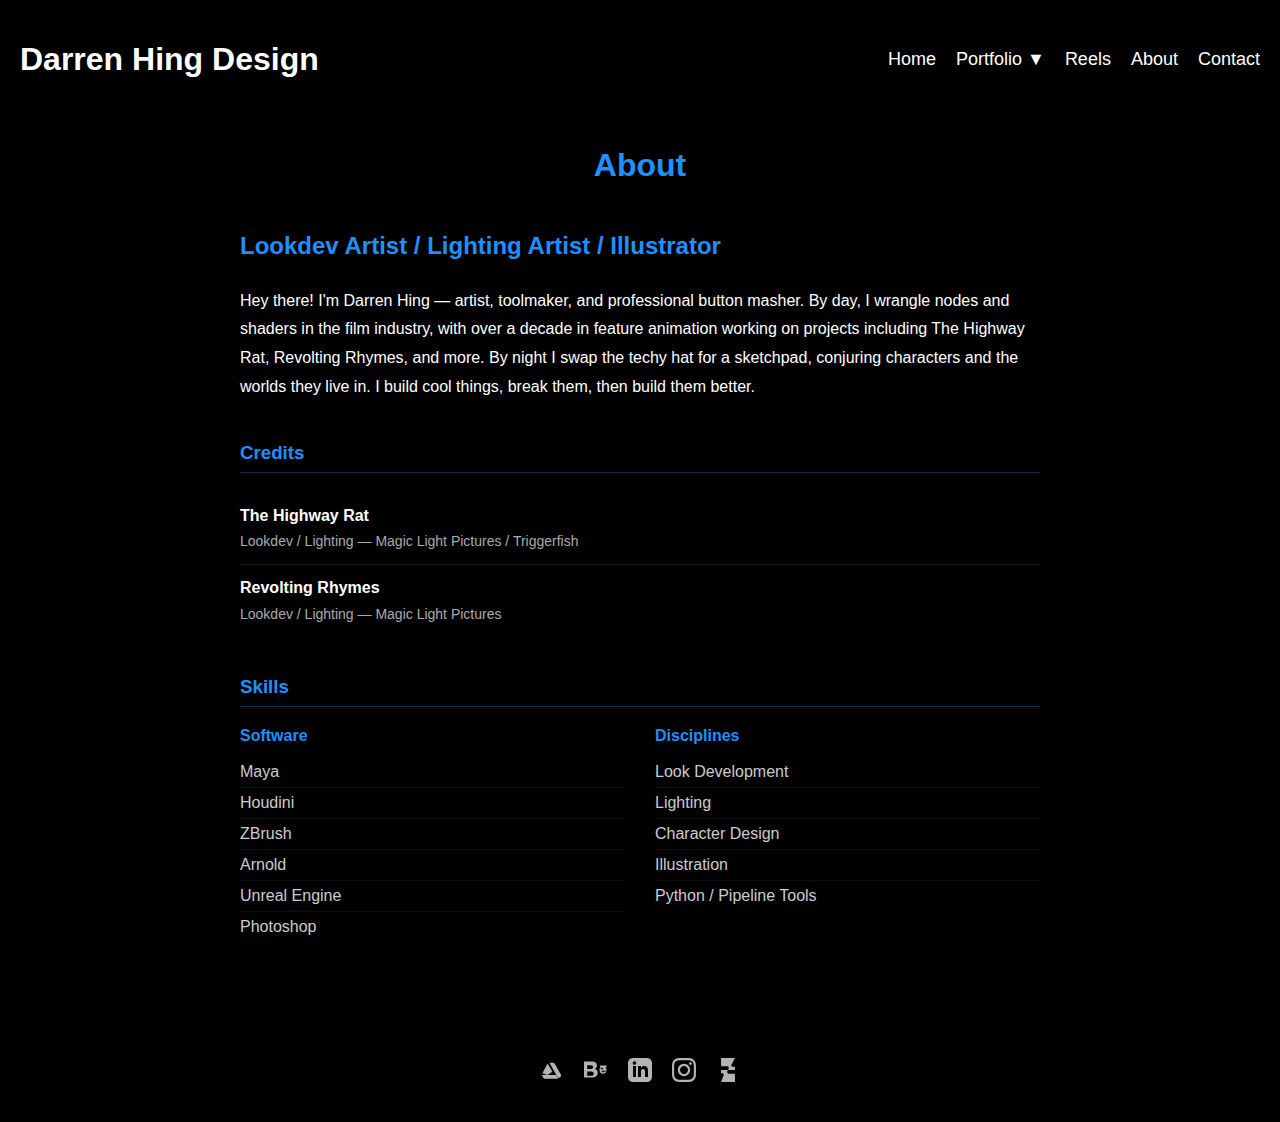
<file: about.html>
<!DOCTYPE html>
<html lang="en">
<head>
    <meta charset="UTF-8">
    <meta name="viewport" content="width=device-width, initial-scale=1.0">
    <title>About - Darren Hing Design</title>
    <link rel="stylesheet" href="/style.css">
    <style>
        .about-container {
            max-width: 800px;
            margin: 0 auto;
        }
        .about-bio {
            line-height: 1.8;
            margin-bottom: 40px;
        }
        .about-credits h3,
        .about-skills h3 {
            color: #1e90ff;
            border-bottom: 1px solid rgba(30, 144, 255, 0.3);
            padding-bottom: 8px;
            margin-bottom: 20px;
        }
        .credits-list {
            list-style: none;
            padding: 0;
            margin: 0 0 40px 0;
        }
        .credits-list li {
            padding: 10px 0;
            border-bottom: 1px solid rgba(255, 255, 255, 0.08);
            line-height: 1.6;
        }
        .credits-list li:last-child {
            border-bottom: none;
        }
        .credit-title {
            color: white;
            font-weight: bold;
        }
        .credit-role {
            color: #aaa;
            font-size: 14px;
        }
        .skills-grid {
            display: grid;
            grid-template-columns: 1fr 1fr;
            gap: 30px;
            margin-bottom: 40px;
        }
        .skills-column h4 {
            color: #1e90ff;
            margin-top: 0;
            margin-bottom: 12px;
        }
        .skills-column ul {
            list-style: none;
            padding: 0;
            margin: 0;
        }
        .skills-column ul li {
            padding: 6px 0;
            color: #ccc;
            border-bottom: 1px solid rgba(255, 255, 255, 0.06);
        }
        .skills-column ul li:last-child {
            border-bottom: none;
        }
        @media (max-width: 600px) {
            .skills-grid {
                grid-template-columns: 1fr;
            }
        }
    </style>
</head>
<body>
    <div class="header">
        <h1><a href="/index.html" style="text-decoration:none;color:inherit;">Darren Hing Design</a></h1>
        <nav class="menu">
            <a href="/index.html">Home</a>
            <div class="dropdown">
                <a href="#">Portfolio ▼</a>
                <div class="dropdown-content">
                    <a href="/portfolio/3d.html">3D Work</a>
                    <a href="/portfolio/illustration.html">Illustration</a>
                    <a href="/portfolio/photography.html">Photography</a>
                    <a href="/portfolio/technical.html">Technical</a>
                </div>
            </div>
            <a href="/reels.html">Reels</a>
            <a href="/about.html">About</a>
            <a href="/contact.html">Contact</a>
        </nav>
    </div>

    <div class="portfolio-container">
        <div class="about-container">
            <h2 class="page-title">About</h2>

            <div class="about-bio">
                <h2 style="color:#1e90ff;margin-top:0;">Lookdev Artist / Lighting Artist / Illustrator</h2>
                <p>Hey there! I'm Darren Hing — artist, toolmaker, and professional button masher. By day, I wrangle nodes and shaders in the film industry, with over a decade in feature animation working on projects including The Highway Rat, Revolting Rhymes, and more. By night I swap the techy hat for a sketchpad, conjuring characters and the worlds they live in. I build cool things, break them, then build them better.</p>
            </div>

            <div class="about-credits">
                <h3>Credits</h3>
                <ul class="credits-list">
                    <li>
                        <span class="credit-title">The Highway Rat</span><br>
                        <span class="credit-role">Lookdev / Lighting — Magic Light Pictures / Triggerfish</span>
                    </li>
                    <li>
                        <span class="credit-title">Revolting Rhymes</span><br>
                        <span class="credit-role">Lookdev / Lighting — Magic Light Pictures</span>
                    </li>
                    <!-- ADD: additional credits here -->
                </ul>
            </div>

            <div class="about-skills">
                <h3>Skills</h3>
                <div class="skills-grid">
                    <div class="skills-column">
                        <h4>Software</h4>
                        <ul>
                            <li>Maya</li>
                            <li>Houdini</li>
                            <li>ZBrush</li>
                            <li>Arnold</li>
                            <li>Unreal Engine</li>
                            <li>Photoshop</li>
                        </ul>
                    </div>
                    <div class="skills-column">
                        <h4>Disciplines</h4>
                        <ul>
                            <li>Look Development</li>
                            <li>Lighting</li>
                            <li>Character Design</li>
                            <li>Illustration</li>
                            <li>Python / Pipeline Tools</li>
                        </ul>
                    </div>
                </div>
            </div>
        </div>
    </div>

    <footer class="footer">
        <div class="social-icons">
            <a href="https://www.artstation.com/darrenhing" target="_blank" class="social-icon" aria-label="ArtStation">
                <svg width="24" height="24" viewBox="0 0 24 24" fill="none" xmlns="http://www.w3.org/2000/svg">
                    <path d="M1.77 16.88l1.76 3.03c.33.59.95.96 1.63.96h12.97l-2.2-3.99H1.77zm19.38.05l-3.19-5.54-3.24-5.55c-.36-.62-1.02-1-1.73-1H9.43l5.95 10.41 2.15 3.9c.4.72 1.34.9 1.99.36l.87-.62c.42-.31.7-.79.76-1.32.03-.27 0-.54-.1-.8l.1.16zm-8.81-3.1L7.62 5.45 2.35 15.3l5.19 1.62 4.8-3.09z" fill="currentColor"/>
                </svg>
            </a>
            <a href="https://www.behance.net/Darren777" target="_blank" class="social-icon" aria-label="Behance">
                <svg width="24" height="24" viewBox="0 0 24 24" fill="none" xmlns="http://www.w3.org/2000/svg">
                    <path d="M0 4.505v15h7.613c4.108 0 6.088-2.09 6.088-4.837 0-2.028-1.057-3.344-2.651-4.023 1.153-.624 1.864-1.743 1.864-3.175 0-2.47-1.756-3.965-5.032-3.965H0zm3.19 2.64h3.594c1.557 0 2.323.681 2.323 1.973 0 1.292-.766 1.973-2.323 1.973H3.19V7.145zm0 6.356h4.027c1.724 0 2.556.795 2.556 2.153 0 1.358-.832 2.153-2.556 2.153H3.19v-4.306zM16.08 7.44h6.42v1.577h-6.42V7.44zm6.42 5.87c-.377 1.51-1.79 2.473-3.437 2.473-2.177 0-3.564-1.411-3.564-3.795 0-2.316 1.42-3.86 3.564-3.86 2.11 0 3.498 1.477 3.498 3.86v.661h-4.978c.083 1.063.795 1.675 1.48 1.675.617 0 1.112-.298 1.345-.849h2.092v-.165zM19.607 11.32c-.066-.964-.712-1.575-1.498-1.575-.828 0-1.464.594-1.53 1.575h3.028z" fill="currentColor"/>
                </svg>
            </a>
            <a href="https://za.linkedin.com/in/darren-hing-11743183" target="_blank" class="social-icon" aria-label="LinkedIn">
                <svg width="24" height="24" viewBox="0 0 24 24" fill="none" xmlns="http://www.w3.org/2000/svg">
                    <path d="M19 0h-14c-2.761 0-5 2.239-5 5v14c0 2.761 2.239 5 5 5h14c2.762 0 5-2.239 5-5v-14c0-2.761-2.238-5-5-5zm-11 19h-3v-11h3v11zm-1.5-12.268c-.966 0-1.75-.79-1.75-1.764s.784-1.764 1.75-1.764 1.75.79 1.75 1.764-.783 1.764-1.75 1.764zm13.5 12.268h-3v-5.604c0-3.368-4-3.113-4 0v5.604h-3v-11h3v1.765c1.396-2.586 7-2.777 7 2.476v6.759z" fill="currentColor"/>
                </svg>
            </a>
            <a href="https://www.instagram.com/darrenhingart/" target="_blank" class="social-icon" aria-label="Instagram">
                <svg width="24" height="24" viewBox="0 0 24 24" fill="none" xmlns="http://www.w3.org/2000/svg">
                    <path d="M12 2.163c3.204 0 3.584.012 4.85.07 3.252.148 4.771 1.691 4.919 4.919.058 1.265.069 1.645.069 4.849 0 3.205-.012 3.584-.069 4.849-.149 3.225-1.664 4.771-4.919 4.919-1.266.058-1.644.07-4.85.07-3.204 0-3.584-.012-4.849-.07-3.26-.149-4.771-1.699-4.919-4.92-.058-1.265-.07-1.644-.07-4.849 0-3.204.013-3.583.07-4.849.149-3.227 1.664-4.771 4.919-4.919 1.266-.057 1.645-.069 4.849-.069zm0-2.163c-3.259 0-3.667.014-4.947.072-4.358.2-6.78 2.618-6.98 6.98-.059 1.281-.073 1.689-.073 4.948 0 3.259.014 3.668.072 4.948.2 4.358 2.618 6.78 6.98 6.98 1.281.058 1.689.072 4.948.072 3.259 0 3.668-.014 4.948-.072 4.354-.2 6.782-2.618 6.979-6.98.059-1.28.073-1.689.073-4.948 0-3.259-.014-3.667-.072-4.947-.196-4.354-2.617-6.78-6.979-6.98-1.281-.059-1.69-.073-4.949-.073zm0 5.838c-3.403 0-6.162 2.759-6.162 6.162s2.759 6.163 6.162 6.163 6.162-2.759 6.162-6.163c0-3.403-2.759-6.162-6.162-6.162zm0 10.162c-2.209 0-4-1.79-4-4 0-2.209 1.791-4 4-4s4 1.791 4 4c0 2.21-1.791 4-4 4zm6.406-11.845c-.796 0-1.441.645-1.441 1.44s.645 1.44 1.441 1.44c.795 0 1.439-.645 1.439-1.44s-.644-1.44-1.439-1.44z" fill="currentColor"/>
                </svg>
            </a>
            <a href="https://soulbane77.deviantart.com/gallery/" target="_blank" class="social-icon" aria-label="DeviantArt">
                <svg width="24" height="24" viewBox="0 0 24 24" fill="none" xmlns="http://www.w3.org/2000/svg">
                    <path d="M18.941 0l-3.765 7.17.94 1.536H18.94V12h-6.94l-.987 1.805.987 1.83H18.94V24H5.059l2.765-7.17-.94-1.53H5.059V12h6.94l.987-1.805-.987-1.83H5.059V0z" fill="currentColor"/>
                </svg>
            </a>
        </div>
    </footer>

    <script src="/script.js"></script>
</body>
</html>
</file>
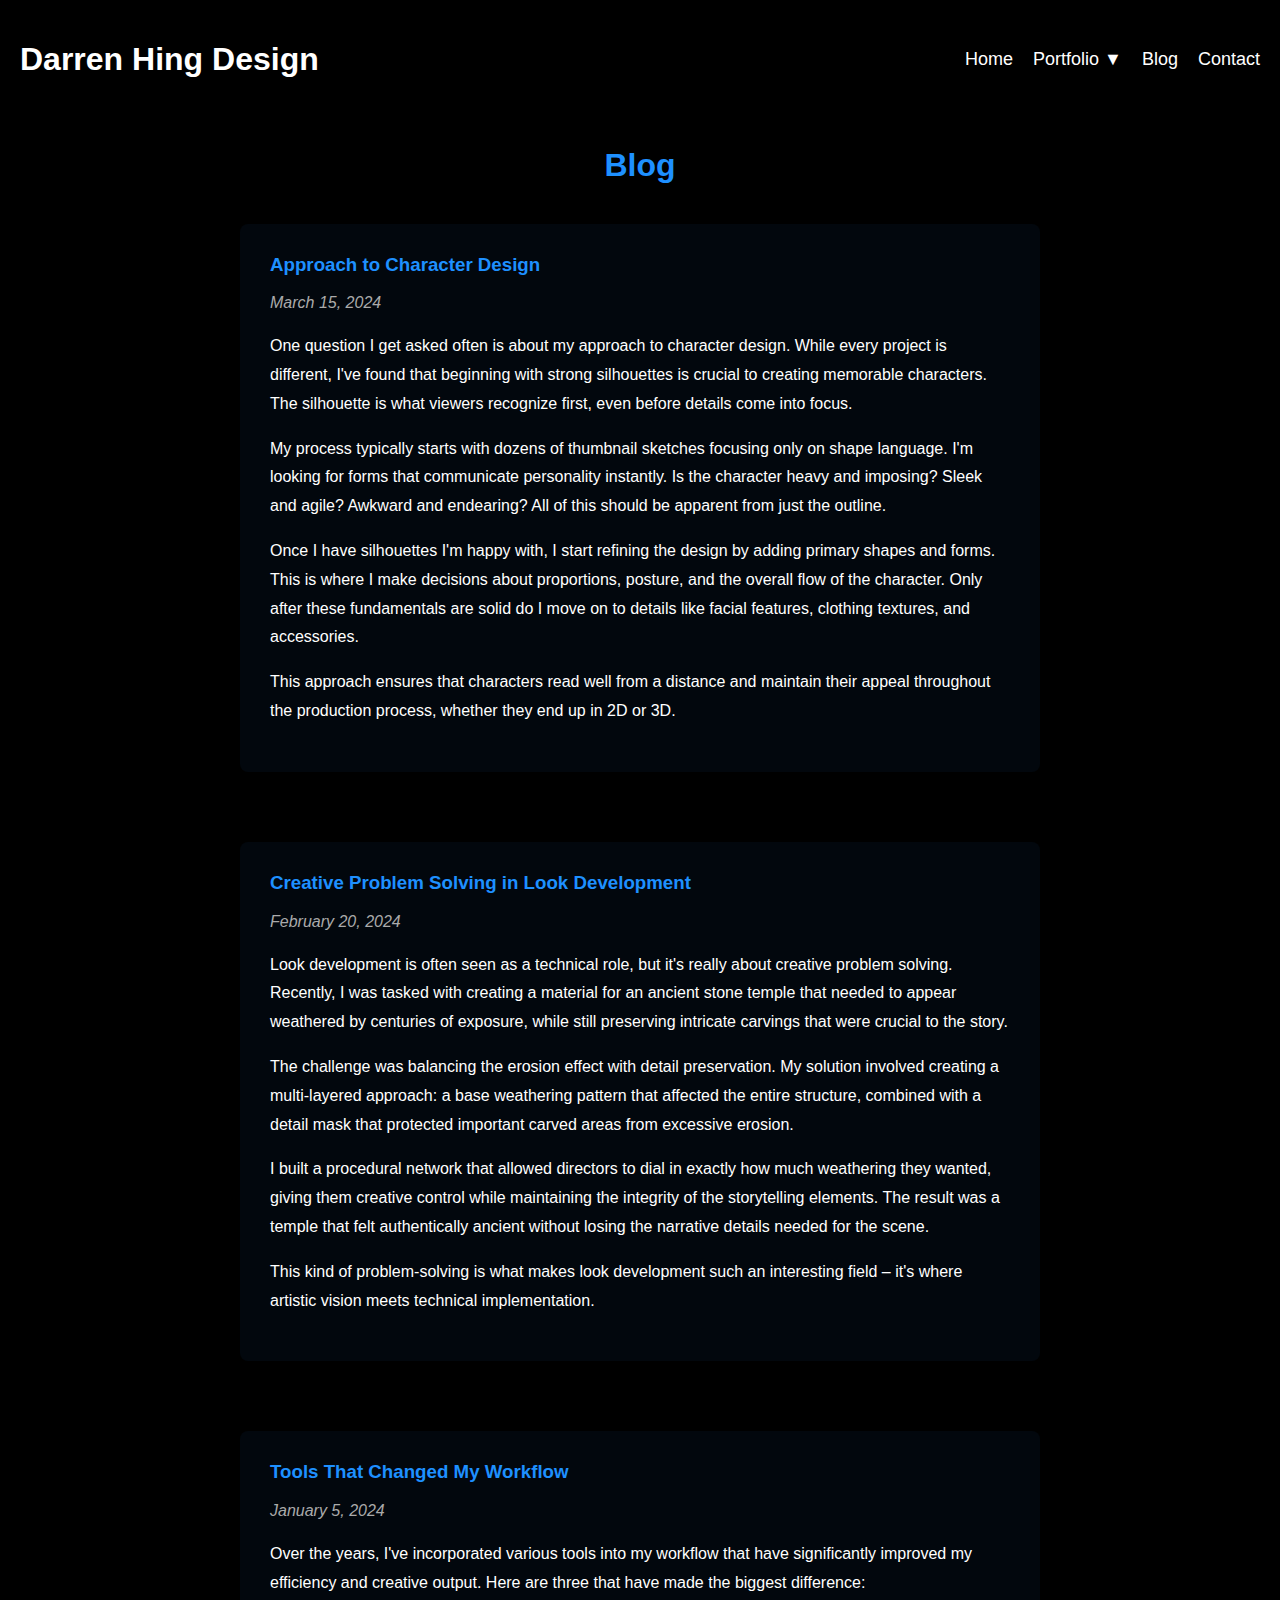
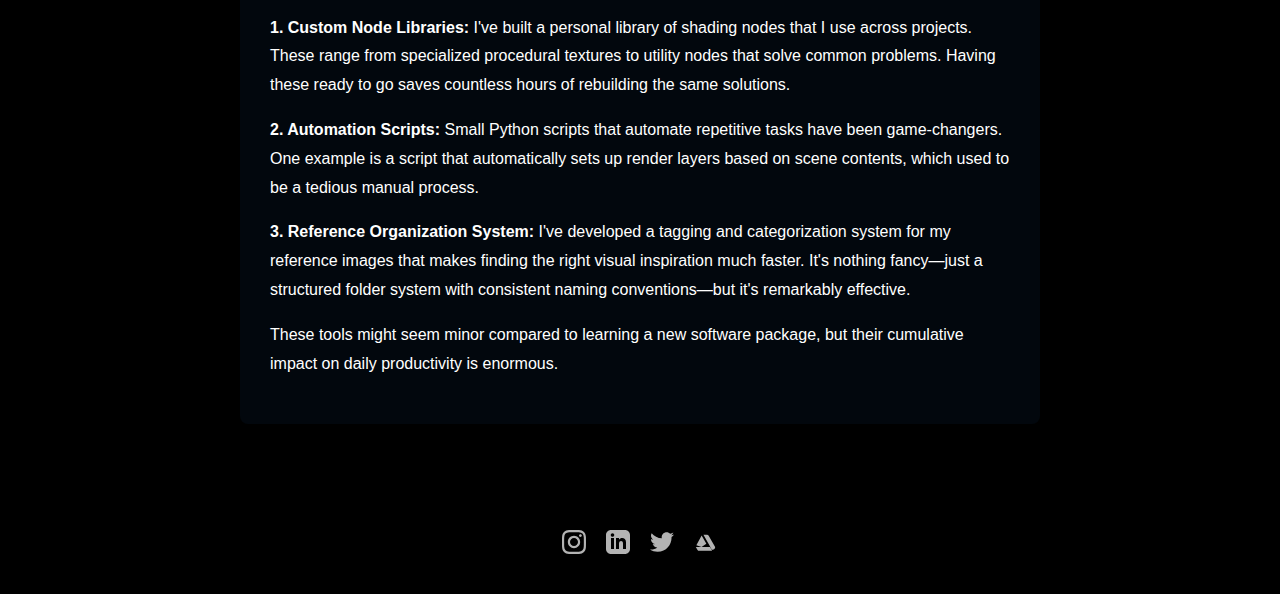
<file: blog.html>
<!DOCTYPE html>
<html lang="en">
<head>
    <meta charset="UTF-8">
    <meta name="viewport" content="width=device-width, initial-scale=1.0">
    <title>Blog - Darren Hing Design</title>
    <link rel="stylesheet" href="style.css">
</head>
<body>
    <div class="header">
        <h1>Darren Hing Design</h1>
        <nav class="menu">
            <a href="index.html">Home</a>
            <div class="dropdown">
                <a href="#">Portfolio ▼</a>
                <div class="dropdown-content">
                    <a href="personal-work.html">Personal Work</a>
                    <a href="technical.html">Technical</a>
                    <a href="reels.html">Reels</a>
                </div>
            </div>
            <a href="blog.html">Blog</a>
            <a href="contact.html">Contact</a>
        </nav>
    </div>
    
    <div class="portfolio-container">
        <h2 class="page-title">Blog</h2>
        
        <div class="blog-container">
            <!-- Blog Post 1 -->
            <article class="blog-post">
                <h3>Approach to Character Design</h3>
                <span class="blog-date">March 15, 2024</span>
                <div class="blog-content">
                    <p>One question I get asked often is about my approach to character design. While every project is different, I've found that beginning with strong silhouettes is crucial to creating memorable characters. The silhouette is what viewers recognize first, even before details come into focus.</p>
                    <p>My process typically starts with dozens of thumbnail sketches focusing only on shape language. I'm looking for forms that communicate personality instantly. Is the character heavy and imposing? Sleek and agile? Awkward and endearing? All of this should be apparent from just the outline.</p>
                    <p>Once I have silhouettes I'm happy with, I start refining the design by adding primary shapes and forms. This is where I make decisions about proportions, posture, and the overall flow of the character. Only after these fundamentals are solid do I move on to details like facial features, clothing textures, and accessories.</p>
                    <p>This approach ensures that characters read well from a distance and maintain their appeal throughout the production process, whether they end up in 2D or 3D.</p>
                </div>
            </article>
            
            <!-- Blog Post 2 -->
            <article class="blog-post">
                <h3>Creative Problem Solving in Look Development</h3>
                <span class="blog-date">February 20, 2024</span>
                <div class="blog-content">
                    <p>Look development is often seen as a technical role, but it's really about creative problem solving. Recently, I was tasked with creating a material for an ancient stone temple that needed to appear weathered by centuries of exposure, while still preserving intricate carvings that were crucial to the story.</p>
                    <p>The challenge was balancing the erosion effect with detail preservation. My solution involved creating a multi-layered approach: a base weathering pattern that affected the entire structure, combined with a detail mask that protected important carved areas from excessive erosion.</p>
                    <p>I built a procedural network that allowed directors to dial in exactly how much weathering they wanted, giving them creative control while maintaining the integrity of the storytelling elements. The result was a temple that felt authentically ancient without losing the narrative details needed for the scene.</p>
                    <p>This kind of problem-solving is what makes look development such an interesting field – it's where artistic vision meets technical implementation.</p>
                </div>
            </article>
            
            <!-- Blog Post 3 -->
            <article class="blog-post">
                <h3>Tools That Changed My Workflow</h3>
                <span class="blog-date">January 5, 2024</span>
                <div class="blog-content">
                    <p>Over the years, I've incorporated various tools into my workflow that have significantly improved my efficiency and creative output. Here are three that have made the biggest difference:</p>
                    <p><strong>1. Custom Node Libraries:</strong> I've built a personal library of shading nodes that I use across projects. These range from specialized procedural textures to utility nodes that solve common problems. Having these ready to go saves countless hours of rebuilding the same solutions.</p>
                    <p><strong>2. Automation Scripts:</strong> Small Python scripts that automate repetitive tasks have been game-changers. One example is a script that automatically sets up render layers based on scene contents, which used to be a tedious manual process.</p>
                    <p><strong>3. Reference Organization System:</strong> I've developed a tagging and categorization system for my reference images that makes finding the right visual inspiration much faster. It's nothing fancy—just a structured folder system with consistent naming conventions—but it's remarkably effective.</p>
                    <p>These tools might seem minor compared to learning a new software package, but their cumulative impact on daily productivity is enormous.</p>
                </div>
            </article>
        </div>
    </div>
    
    <footer class="footer">
        <div class="social-icons">
            <a href="#" class="social-icon" aria-label="Instagram">
                <svg width="24" height="24" viewBox="0 0 24 24" fill="none" xmlns="http://www.w3.org/2000/svg">
                    <path d="M12 2.163c3.204 0 3.584.012 4.85.07 3.252.148 4.771 1.691 4.919 4.919.058 1.265.069 1.645.069 4.849 0 3.205-.012 3.584-.069 4.849-.149 3.225-1.664 4.771-4.919 4.919-1.266.058-1.644.07-4.85.07-3.204 0-3.584-.012-4.849-.07-3.26-.149-4.771-1.699-4.919-4.92-.058-1.265-.07-1.644-.07-4.849 0-3.204.013-3.583.07-4.849.149-3.227 1.664-4.771 4.919-4.919 1.266-.057 1.645-.069 4.849-.069zm0-2.163c-3.259 0-3.667.014-4.947.072-4.358.2-6.78 2.618-6.98 6.98-.059 1.281-.073 1.689-.073 4.948 0 3.259.014 3.668.072 4.948.2 4.358 2.618 6.78 6.98 6.98 1.281.058 1.689.072 4.948.072 3.259 0 3.668-.014 4.948-.072 4.354-.2 6.782-2.618 6.979-6.98.059-1.28.073-1.689.073-4.948 0-3.259-.014-3.667-.072-4.947-.196-4.354-2.617-6.78-6.979-6.98-1.281-.059-1.69-.073-4.949-.073zm0 5.838c-3.403 0-6.162 2.759-6.162 6.162s2.759 6.163 6.162 6.163 6.162-2.759 6.162-6.163c0-3.403-2.759-6.162-6.162-6.162zm0 10.162c-2.209 0-4-1.79-4-4 0-2.209 1.791-4 4-4s4 1.791 4 4c0 2.21-1.791 4-4 4zm6.406-11.845c-.796 0-1.441.645-1.441 1.44s.645 1.44 1.441 1.44c.795 0 1.439-.645 1.439-1.44s-.644-1.44-1.439-1.44z" fill="currentColor"/>
                </svg>
            </a>
            <a href="#" class="social-icon" aria-label="LinkedIn">
                <svg width="24" height="24" viewBox="0 0 24 24" fill="none" xmlns="http://www.w3.org/2000/svg">
                    <path d="M19 0h-14c-2.761 0-5 2.239-5 5v14c0 2.761 2.239 5 5 5h14c2.762 0 5-2.239 5-5v-14c0-2.761-2.238-5-5-5zm-11 19h-3v-11h3v11zm-1.5-12.268c-.966 0-1.75-.79-1.75-1.764s.784-1.764 1.75-1.764 1.75.79 1.75 1.764-.783 1.764-1.75 1.764zm13.5 12.268h-3v-5.604c0-3.368-4-3.113-4 0v5.604h-3v-11h3v1.765c1.396-2.586 7-2.777 7 2.476v6.759z" fill="currentColor"/>
                </svg>
            </a>
            <a href="#" class="social-icon" aria-label="Twitter">
                <svg width="24" height="24" viewBox="0 0 24 24" fill="none" xmlns="http://www.w3.org/2000/svg">
                    <path d="M24 4.557c-.883.392-1.832.656-2.828.775 1.017-.609 1.798-1.574 2.165-2.724-.951.564-2.005.974-3.127 1.195-.897-.957-2.178-1.555-3.594-1.555-3.179 0-5.515 2.966-4.797 6.045-4.091-.205-7.719-2.165-10.148-5.144-1.29 2.213-.669 5.108 1.523 6.574-.806-.026-1.566-.247-2.229-.616-.054 2.281 1.581 4.415 3.949 4.89-.693.188-1.452.232-2.224.084.626 1.956 2.444 3.379 4.6 3.419-2.07 1.623-4.678 2.348-7.29 2.04 2.179 1.397 4.768 2.212 7.548 2.212 9.142 0 14.307-7.721 13.995-14.646.962-.695 1.797-1.562 2.457-2.549z" fill="currentColor"/>
                </svg>
            </a>
            <a href="#" class="social-icon" aria-label="ArtStation">
                <svg width="24" height="24" viewBox="0 0 24 24" fill="none" xmlns="http://www.w3.org/2000/svg">
                    <path d="M1.77 16.88l1.76 3.03c.33.59.95.96 1.63.96h12.97l-2.2-3.99H1.77zm19.38.05l-3.19-5.54-3.24-5.55c-.36-.62-1.02-1-1.73-1H9.43l5.95 10.41 2.15 3.9c.4.72 1.34.9 1.99.36l.87-.62c.42-.31.7-.79.76-1.32.03-.27 0-.54-.1-.8l.1.16zm-8.81-3.1L7.62 5.45 2.35 15.3l5.19 1.62 4.8-3.09z" fill="currentColor"/>
                </svg>
            </a>
        </div>
    </footer>
    
    <script>
        // Dropdown menu functionality
        document.addEventListener("DOMContentLoaded", function () {
            document.querySelectorAll(".dropdown").forEach(dropdown => {
                dropdown.addEventListener("click", function (event) {
                    event.stopPropagation();
                    this.querySelector(".dropdown-content").classList.toggle("show");
                });
            });
            window.addEventListener("click", function () {
                document.querySelectorAll(".dropdown-content").forEach(menu => {
                    menu.classList.remove("show");
                });
            });
        });
    </script>
</body>
</html>
</file>
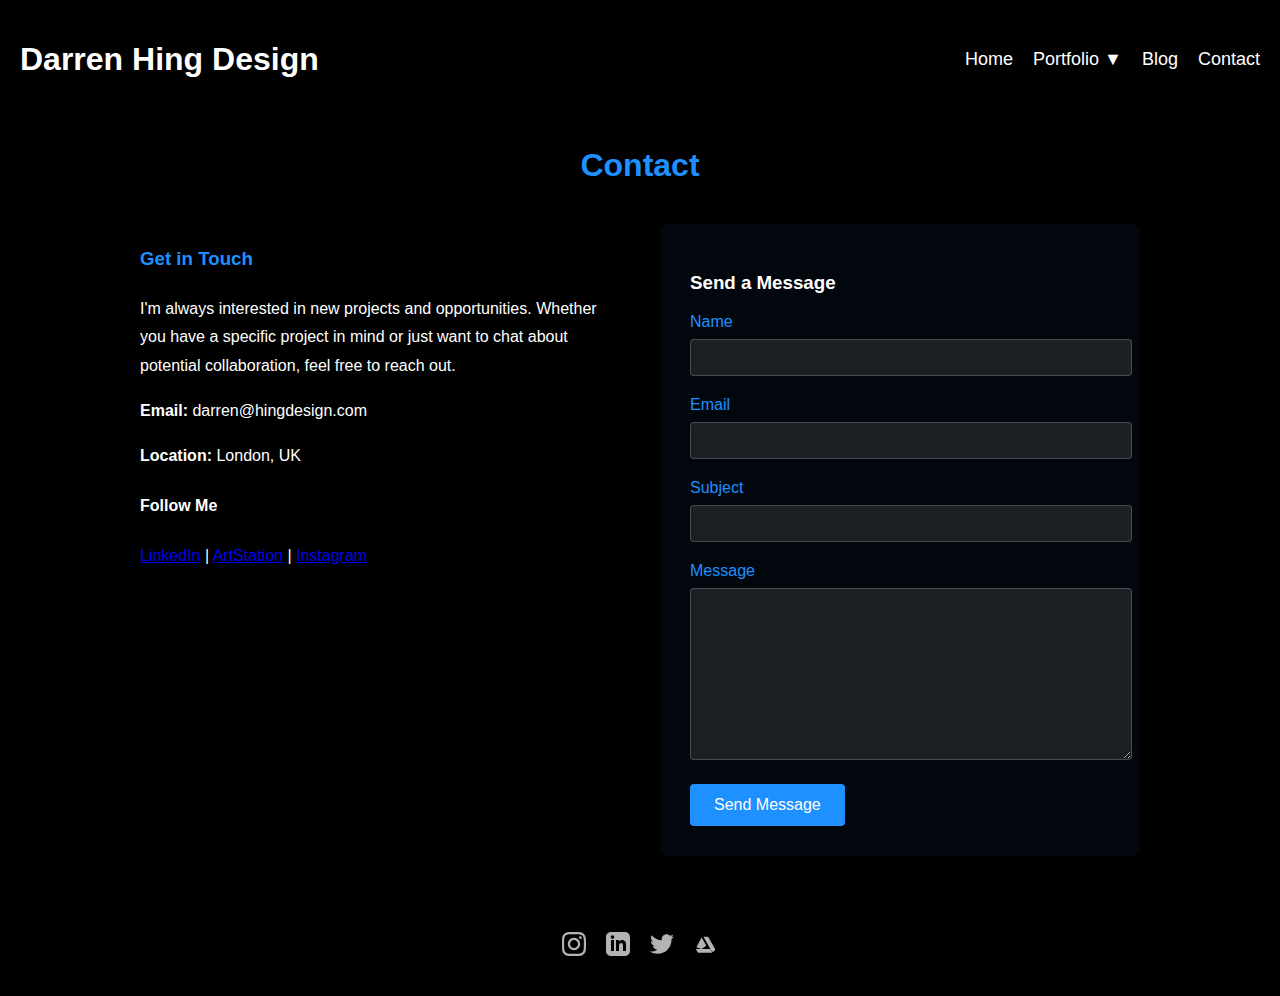
<file: contact.html>
<!DOCTYPE html>
<html lang="en">
<head>
    <meta charset="UTF-8">
    <meta name="viewport" content="width=device-width, initial-scale=1.0">
    <title>Contact - Darren Hing Design</title>
    <link rel="stylesheet" href="style.css">
</head>
<body>
    <div class="header">
        <h1>Darren Hing Design</h1>
        <nav class="menu">
            <a href="index.html">Home</a>
            <div class="dropdown">
                <a href="#">Portfolio ▼</a>
                <div class="dropdown-content">
                    <a href="personal-work.html">Personal Work</a>
                    <a href="technical.html">Technical</a>
                    <a href="reels.html">Reels</a>
                </div>
            </div>
            <a href="blog.html">Blog</a>
            <a href="contact.html">Contact</a>
        </nav>
    </div>
    
    <div class="portfolio-container">
        <h2 class="page-title">Contact</h2>
        
        <div class="contact-container">
            <div class="contact-info">
                <h3>Get in Touch</h3>
                <p>I'm always interested in new projects and opportunities. Whether you have a specific project in mind or just want to chat about potential collaboration, feel free to reach out.</p>
                
                <p><strong>Email:</strong> darren@hingdesign.com</p>
                <p><strong>Location:</strong> London, UK</p>
                
                <div class="social-links">
                    <h4>Follow Me</h4>
                    <p>
                        <a href="https://www.linkedin.com/in/yourprofile" target="_blank">LinkedIn</a> | 
                        <a href="https://www.artstation.com/yourprofile" target="_blank">ArtStation</a> | 
                        <a href="https://www.instagram.com/yourprofile" target="_blank">Instagram</a>
                    </p>
                </div>
            </div>
            
            <div class="contact-form">
                <h3>Send a Message</h3>
                <form id="contactForm" action="#" method="POST">
                    <div class="form-group">
                        <label for="name">Name</label>
                        <input type="text" id="name" name="name" required>
                    </div>
                    
                    <div class="form-group">
                        <label for="email">Email</label>
                        <input type="email" id="email" name="email" required>
                    </div>
                    
                    <div class="form-group">
                        <label for="subject">Subject</label>
                        <input type="text" id="subject" name="subject" required>
                    </div>
                    
                    <div class="form-group">
                        <label for="message">Message</label>
                        <textarea id="message" name="message" required></textarea>
                    </div>
                    
                    <button type="submit">Send Message</button>
                </form>
            </div>
        </div>
    </div>
    
    <footer class="footer">
        <div class="social-icons">
            <a href="#" class="social-icon" aria-label="Instagram">
                <svg width="24" height="24" viewBox="0 0 24 24" fill="none" xmlns="http://www.w3.org/2000/svg">
                    <path d="M12 2.163c3.204 0 3.584.012 4.85.07 3.252.148 4.771 1.691 4.919 4.919.058 1.265.069 1.645.069 4.849 0 3.205-.012 3.584-.069 4.849-.149 3.225-1.664 4.771-4.919 4.919-1.266.058-1.644.07-4.85.07-3.204 0-3.584-.012-4.849-.07-3.26-.149-4.771-1.699-4.919-4.92-.058-1.265-.07-1.644-.07-4.849 0-3.204.013-3.583.07-4.849.149-3.227 1.664-4.771 4.919-4.919 1.266-.057 1.645-.069 4.849-.069zm0-2.163c-3.259 0-3.667.014-4.947.072-4.358.2-6.78 2.618-6.98 6.98-.059 1.281-.073 1.689-.073 4.948 0 3.259.014 3.668.072 4.948.2 4.358 2.618 6.78 6.98 6.98 1.281.058 1.689.072 4.948.072 3.259 0 3.668-.014 4.948-.072 4.354-.2 6.782-2.618 6.979-6.98.059-1.28.073-1.689.073-4.948 0-3.259-.014-3.667-.072-4.947-.196-4.354-2.617-6.78-6.979-6.98-1.281-.059-1.69-.073-4.949-.073zm0 5.838c-3.403 0-6.162 2.759-6.162 6.162s2.759 6.163 6.162 6.163 6.162-2.759 6.162-6.163c0-3.403-2.759-6.162-6.162-6.162zm0 10.162c-2.209 0-4-1.79-4-4 0-2.209 1.791-4 4-4s4 1.791 4 4c0 2.21-1.791 4-4 4zm6.406-11.845c-.796 0-1.441.645-1.441 1.44s.645 1.44 1.441 1.44c.795 0 1.439-.645 1.439-1.44s-.644-1.44-1.439-1.44z" fill="currentColor"/>
                </svg>
            </a>
            <a href="#" class="social-icon" aria-label="LinkedIn">
                <svg width="24" height="24" viewBox="0 0 24 24" fill="none" xmlns="http://www.w3.org/2000/svg">
                    <path d="M19 0h-14c-2.761 0-5 2.239-5 5v14c0 2.761 2.239 5 5 5h14c2.762 0 5-2.239 5-5v-14c0-2.761-2.238-5-5-5zm-11 19h-3v-11h3v11zm-1.5-12.268c-.966 0-1.75-.79-1.75-1.764s.784-1.764 1.75-1.764 1.75.79 1.75 1.764-.783 1.764-1.75 1.764zm13.5 12.268h-3v-5.604c0-3.368-4-3.113-4 0v5.604h-3v-11h3v1.765c1.396-2.586 7-2.777 7 2.476v6.759z" fill="currentColor"/>
                </svg>
            </a>
            <a href="#" class="social-icon" aria-label="Twitter">
                <svg width="24" height="24" viewBox="0 0 24 24" fill="none" xmlns="http://www.w3.org/2000/svg">
                    <path d="M24 4.557c-.883.392-1.832.656-2.828.775 1.017-.609 1.798-1.574 2.165-2.724-.951.564-2.005.974-3.127 1.195-.897-.957-2.178-1.555-3.594-1.555-3.179 0-5.515 2.966-4.797 6.045-4.091-.205-7.719-2.165-10.148-5.144-1.29 2.213-.669 5.108 1.523 6.574-.806-.026-1.566-.247-2.229-.616-.054 2.281 1.581 4.415 3.949 4.89-.693.188-1.452.232-2.224.084.626 1.956 2.444 3.379 4.6 3.419-2.07 1.623-4.678 2.348-7.29 2.04 2.179 1.397 4.768 2.212 7.548 2.212 9.142 0 14.307-7.721 13.995-14.646.962-.695 1.797-1.562 2.457-2.549z" fill="currentColor"/>
                </svg>
            </a>
            <a href="#" class="social-icon" aria-label="ArtStation">
                <svg width="24" height="24" viewBox="0 0 24 24" fill="none" xmlns="http://www.w3.org/2000/svg">
                    <path d="M1.77 16.88l1.76 3.03c.33.59.95.96 1.63.96h12.97l-2.2-3.99H1.77zm19.38.05l-3.19-5.54-3.24-5.55c-.36-.62-1.02-1-1.73-1H9.43l5.95 10.41 2.15 3.9c.4.72 1.34.9 1.99.36l.87-.62c.42-.31.7-.79.76-1.32.03-.27 0-.54-.1-.8l.1.16zm-8.81-3.1L7.62 5.45 2.35 15.3l5.19 1.62 4.8-3.09z" fill="currentColor"/>
                </svg>
            </a>
        </div>
    </footer>
    
    <script>
        // Dropdown menu functionality
        document.addEventListener("DOMContentLoaded", function () {
            document.querySelectorAll(".dropdown").forEach(dropdown => {
                dropdown.addEventListener("click", function (event) {
                    event.stopPropagation();
                    this.querySelector(".dropdown-content").classList.toggle("show");
                });
            });
            window.addEventListener("click", function () {
                document.querySelectorAll(".dropdown-content").forEach(menu => {
                    menu.classList.remove("show");
                });
            });
            
            // Simple form validation
            document.getElementById('contactForm').addEventListener('submit', function(event) {
                event.preventDefault();
                
                // You would typically send this data to a server
                // For now, just show a confirmation message
                alert('Thank you for your message! I will get back to you soon.');
                this.reset();
            });
        });
    </script>
</body>
</html>
</file>
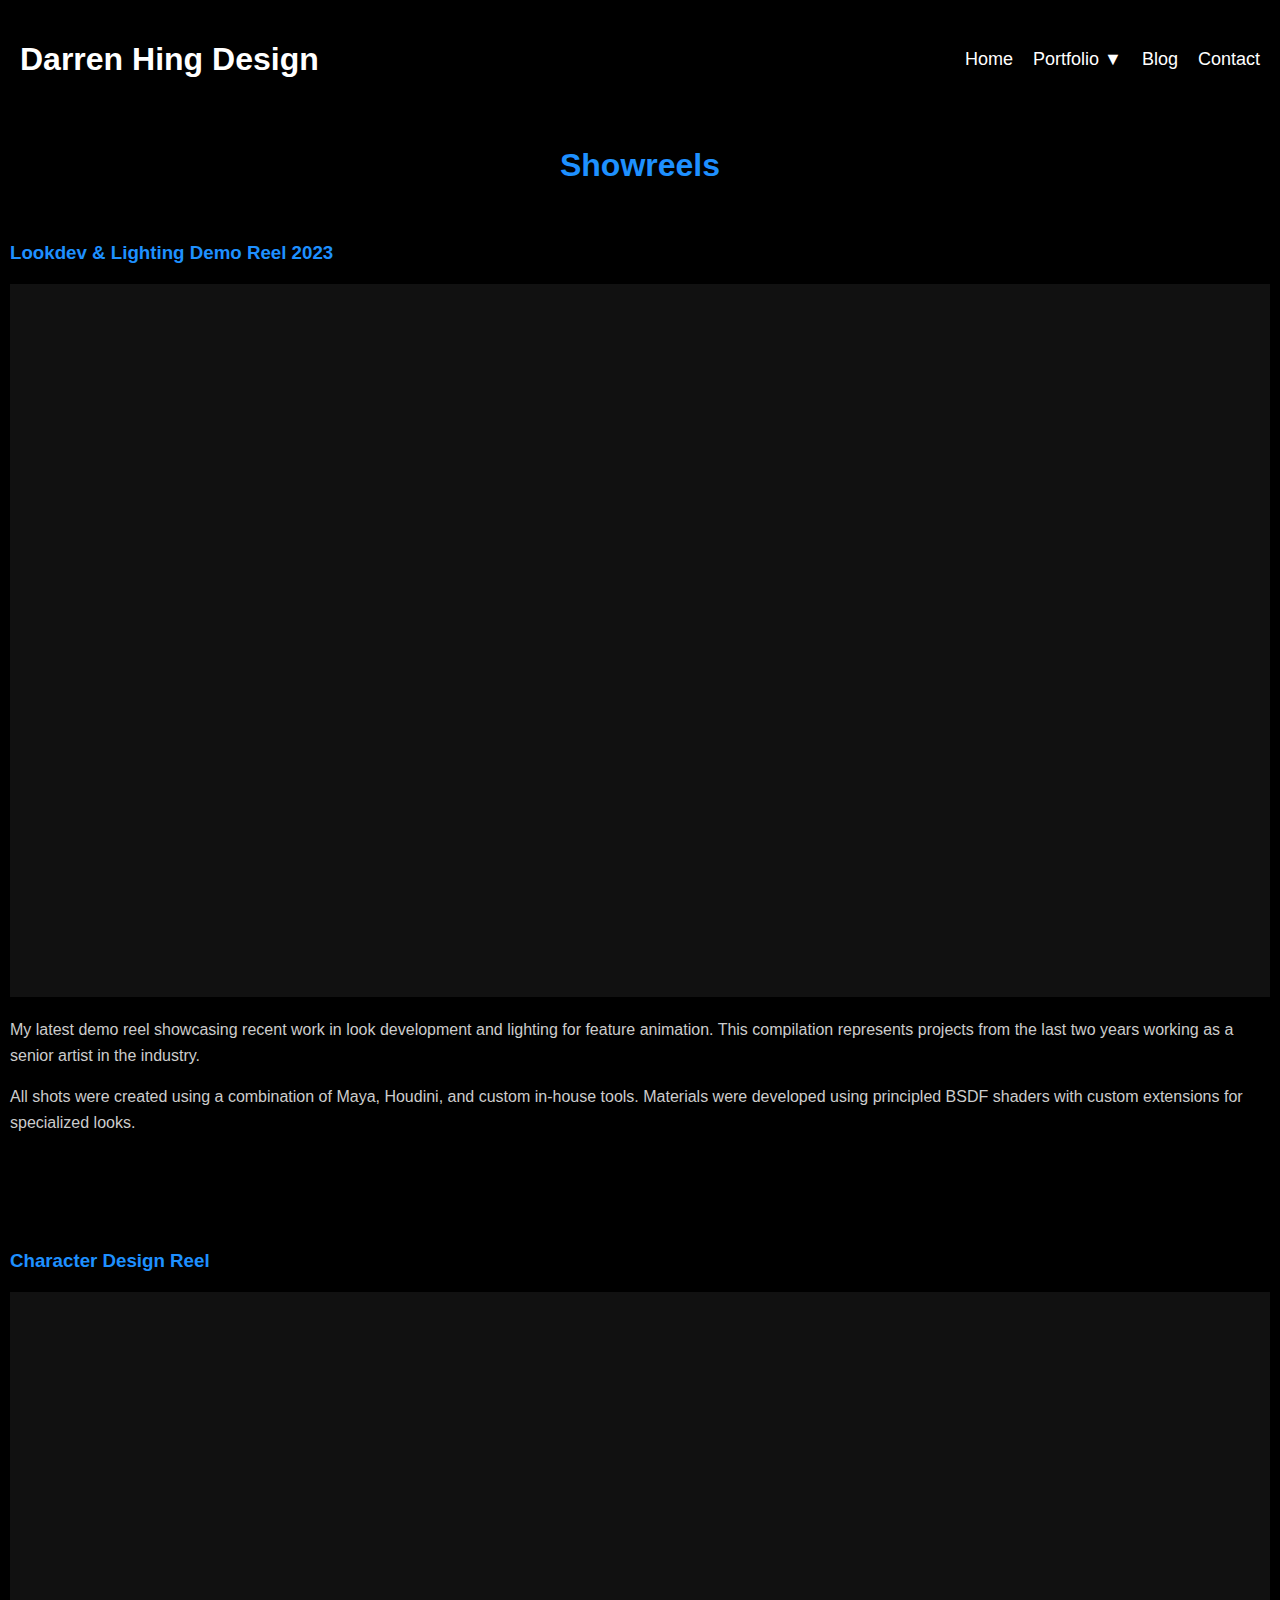
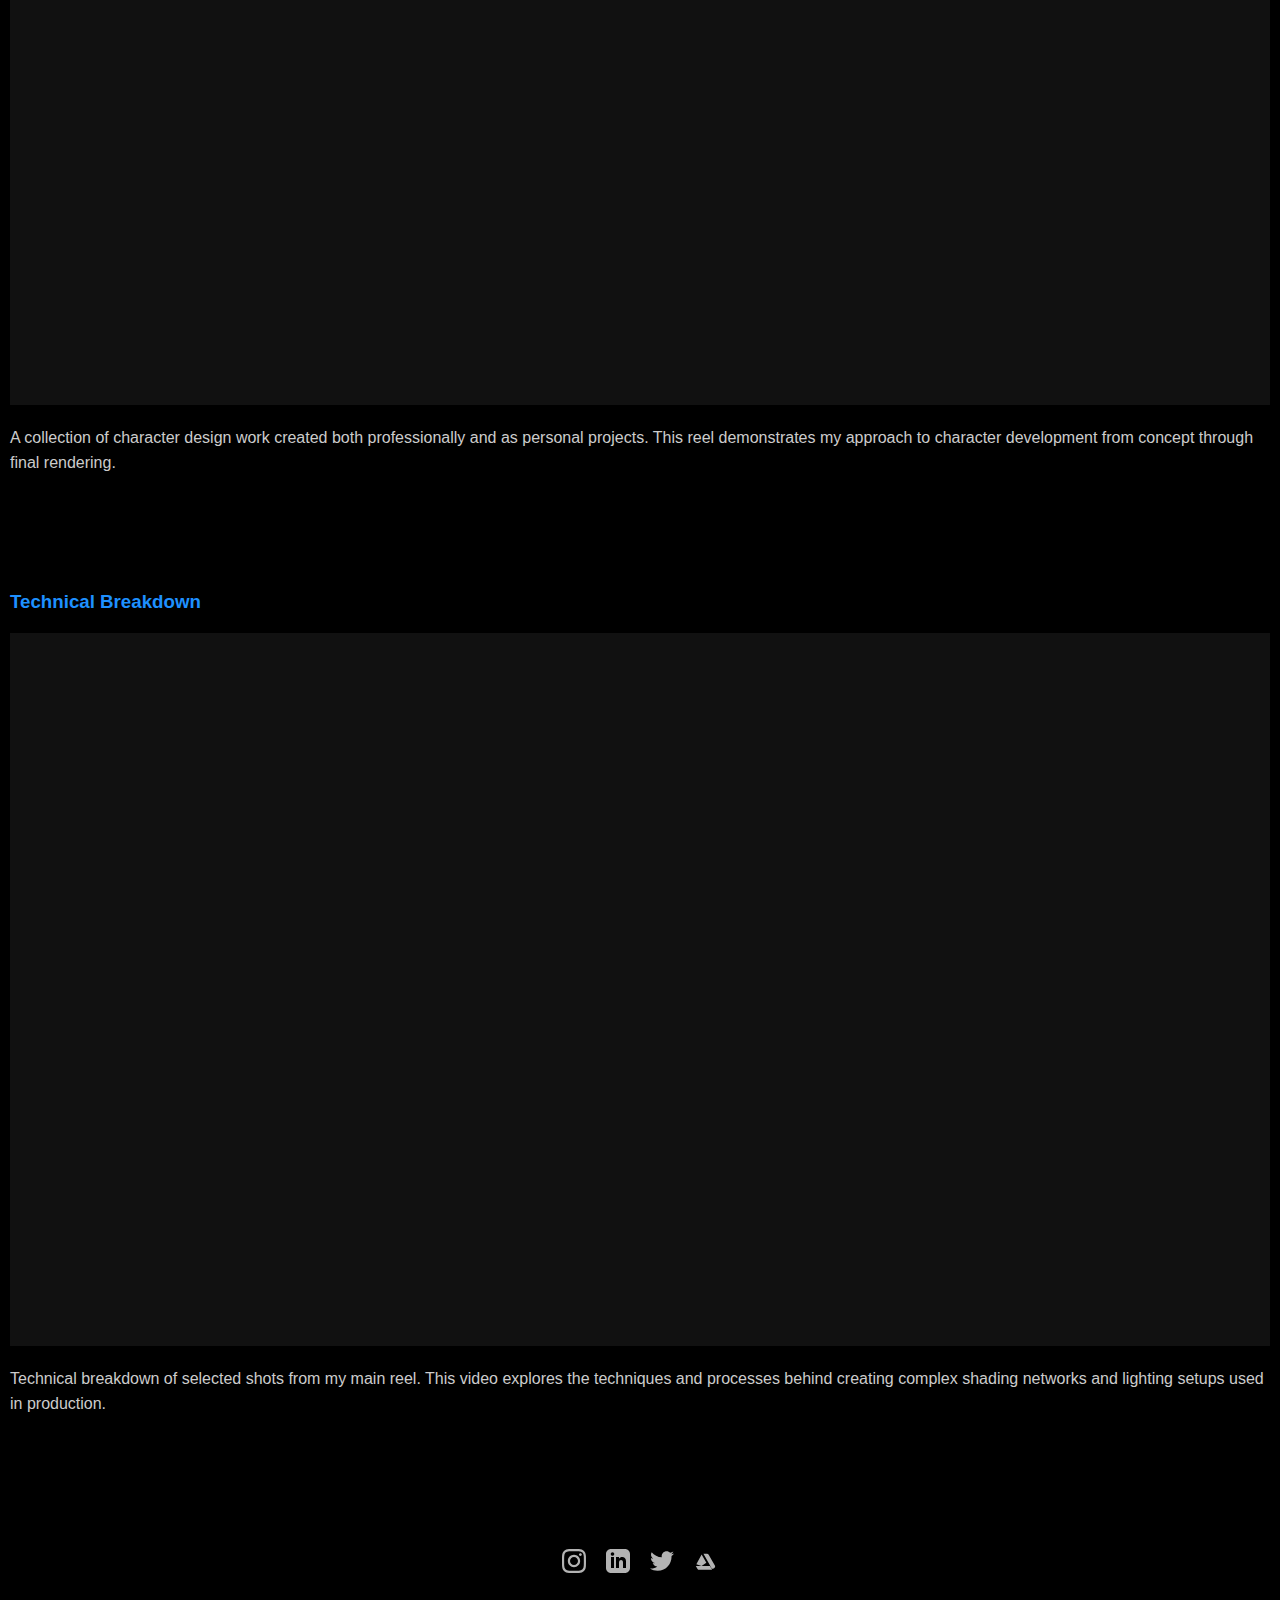
<file: reels.html>
<!DOCTYPE html>
<html lang="en">
<head>
    <meta charset="UTF-8">
    <meta name="viewport" content="width=device-width, initial-scale=1.0">
    <title>Reels - Darren Hing Design</title>
    <link rel="stylesheet" href="style.css">
</head>
<body>
    <div class="header">
        <h1>Darren Hing Design</h1>
        <nav class="menu">
            <a href="index.html">Home</a>
            <div class="dropdown">
                <a href="#">Portfolio ▼</a>
                <div class="dropdown-content">
                    <a href="personal-work.html">Personal Work</a>
                    <a href="technical.html">Technical</a>
                    <a href="reels.html">Reels</a>
                </div>
            </div>
            <a href="blog.html">Blog</a>
            <a href="contact.html">Contact</a>
        </nav>
    </div>
    
    <div class="portfolio-container">
        <h2 class="page-title">Showreels</h2>
        
        <div class="video-container">
            <!-- Primary Demo Reel -->
            <div class="video-item">
                <h3>Lookdev & Lighting Demo Reel 2023</h3>
                <div class="video-frame">
                    <!-- Replace with your actual embed code -->
                    <iframe width="100%" height="100%" src="https://www.youtube.com/embed/your-video-id" frameborder="0" allow="accelerometer; autoplay; clipboard-write; encrypted-media; gyroscope; picture-in-picture" allowfullscreen></iframe>
                </div>
                <div class="video-description">
                    <p>My latest demo reel showcasing recent work in look development and lighting for feature animation. This compilation represents projects from the last two years working as a senior artist in the industry.</p>
                    <p>All shots were created using a combination of Maya, Houdini, and custom in-house tools. Materials were developed using principled BSDF shaders with custom extensions for specialized looks.</p>
                </div>
            </div>
            
            <!-- Secondary Reel -->
            <div class="video-item">
                <h3>Character Design Reel</h3>
                <div class="video-frame">
                    <!-- Replace with your actual embed code -->
                    <iframe width="100%" height="100%" src="https://www.youtube.com/embed/your-video-id2" frameborder="0" allow="accelerometer; autoplay; clipboard-write; encrypted-media; gyroscope; picture-in-picture" allowfullscreen></iframe>
                </div>
                <div class="video-description">
                    <p>A collection of character design work created both professionally and as personal projects. This reel demonstrates my approach to character development from concept through final rendering.</p>
                </div>
            </div>
            
            <!-- Breakdown Reel -->
            <div class="video-item">
                <h3>Technical Breakdown</h3>
                <div class="video-frame">
                    <!-- Replace with your actual embed code -->
                    <iframe width="100%" height="100%" src="https://www.youtube.com/embed/your-video-id3" frameborder="0" allow="accelerometer; autoplay; clipboard-write; encrypted-media; gyroscope; picture-in-picture" allowfullscreen></iframe>
                </div>
                <div class="video-description">
                    <p>Technical breakdown of selected shots from my main reel. This video explores the techniques and processes behind creating complex shading networks and lighting setups used in production.</p>
                </div>
            </div>
        </div>
    </div>
    
    <footer class="footer">
        <div class="social-icons">
            <a href="#" class="social-icon" aria-label="Instagram">
                <svg width="24" height="24" viewBox="0 0 24 24" fill="none" xmlns="http://www.w3.org/2000/svg">
                    <path d="M12 2.163c3.204 0 3.584.012 4.85.07 3.252.148 4.771 1.691 4.919 4.919.058 1.265.069 1.645.069 4.849 0 3.205-.012 3.584-.069 4.849-.149 3.225-1.664 4.771-4.919 4.919-1.266.058-1.644.07-4.85.07-3.204 0-3.584-.012-4.849-.07-3.26-.149-4.771-1.699-4.919-4.92-.058-1.265-.07-1.644-.07-4.849 0-3.204.013-3.583.07-4.849.149-3.227 1.664-4.771 4.919-4.919 1.266-.057 1.645-.069 4.849-.069zm0-2.163c-3.259 0-3.667.014-4.947.072-4.358.2-6.78 2.618-6.98 6.98-.059 1.281-.073 1.689-.073 4.948 0 3.259.014 3.668.072 4.948.2 4.358 2.618 6.78 6.98 6.98 1.281.058 1.689.072 4.948.072 3.259 0 3.668-.014 4.948-.072 4.354-.2 6.782-2.618 6.979-6.98.059-1.28.073-1.689.073-4.948 0-3.259-.014-3.667-.072-4.947-.196-4.354-2.617-6.78-6.979-6.98-1.281-.059-1.69-.073-4.949-.073zm0 5.838c-3.403 0-6.162 2.759-6.162 6.162s2.759 6.163 6.162 6.163 6.162-2.759 6.162-6.163c0-3.403-2.759-6.162-6.162-6.162zm0 10.162c-2.209 0-4-1.79-4-4 0-2.209 1.791-4 4-4s4 1.791 4 4c0 2.21-1.791 4-4 4zm6.406-11.845c-.796 0-1.441.645-1.441 1.44s.645 1.44 1.441 1.44c.795 0 1.439-.645 1.439-1.44s-.644-1.44-1.439-1.44z" fill="currentColor"/>
                </svg>
            </a>
            <a href="#" class="social-icon" aria-label="LinkedIn">
                <svg width="24" height="24" viewBox="0 0 24 24" fill="none" xmlns="http://www.w3.org/2000/svg">
                    <path d="M19 0h-14c-2.761 0-5 2.239-5 5v14c0 2.761 2.239 5 5 5h14c2.762 0 5-2.239 5-5v-14c0-2.761-2.238-5-5-5zm-11 19h-3v-11h3v11zm-1.5-12.268c-.966 0-1.75-.79-1.75-1.764s.784-1.764 1.75-1.764 1.75.79 1.75 1.764-.783 1.764-1.75 1.764zm13.5 12.268h-3v-5.604c0-3.368-4-3.113-4 0v5.604h-3v-11h3v1.765c1.396-2.586 7-2.777 7 2.476v6.759z" fill="currentColor"/>
                </svg>
            </a>
            <a href="#" class="social-icon" aria-label="Twitter">
                <svg width="24" height="24" viewBox="0 0 24 24" fill="none" xmlns="http://www.w3.org/2000/svg">
                    <path d="M24 4.557c-.883.392-1.832.656-2.828.775 1.017-.609 1.798-1.574 2.165-2.724-.951.564-2.005.974-3.127 1.195-.897-.957-2.178-1.555-3.594-1.555-3.179 0-5.515 2.966-4.797 6.045-4.091-.205-7.719-2.165-10.148-5.144-1.29 2.213-.669 5.108 1.523 6.574-.806-.026-1.566-.247-2.229-.616-.054 2.281 1.581 4.415 3.949 4.89-.693.188-1.452.232-2.224.084.626 1.956 2.444 3.379 4.6 3.419-2.07 1.623-4.678 2.348-7.29 2.04 2.179 1.397 4.768 2.212 7.548 2.212 9.142 0 14.307-7.721 13.995-14.646.962-.695 1.797-1.562 2.457-2.549z" fill="currentColor"/>
                </svg>
            </a>
            <a href="#" class="social-icon" aria-label="ArtStation">
                <svg width="24" height="24" viewBox="0 0 24 24" fill="none" xmlns="http://www.w3.org/2000/svg">
                    <path d="M1.77 16.88l1.76 3.03c.33.59.95.96 1.63.96h12.97l-2.2-3.99H1.77zm19.38.05l-3.19-5.54-3.24-5.55c-.36-.62-1.02-1-1.73-1H9.43l5.95 10.41 2.15 3.9c.4.72 1.34.9 1.99.36l.87-.62c.42-.31.7-.79.76-1.32.03-.27 0-.54-.1-.8l.1.16zm-8.81-3.1L7.62 5.45 2.35 15.3l5.19 1.62 4.8-3.09z" fill="currentColor"/>
                </svg>
            </a>
        </div>
    </footer>
    
    <script>
        // Dropdown menu functionality
        document.addEventListener("DOMContentLoaded", function () {
            document.querySelectorAll(".dropdown").forEach(dropdown => {
                dropdown.addEventListener("click", function (event) {
                    event.stopPropagation();
                    this.querySelector(".dropdown-content").classList.toggle("show");
                });
            });
            window.addEventListener("click", function () {
                document.querySelectorAll(".dropdown-content").forEach(menu => {
                    menu.classList.remove("show");
                });
            });
        });
    </script>
</body>
</html>
</file>
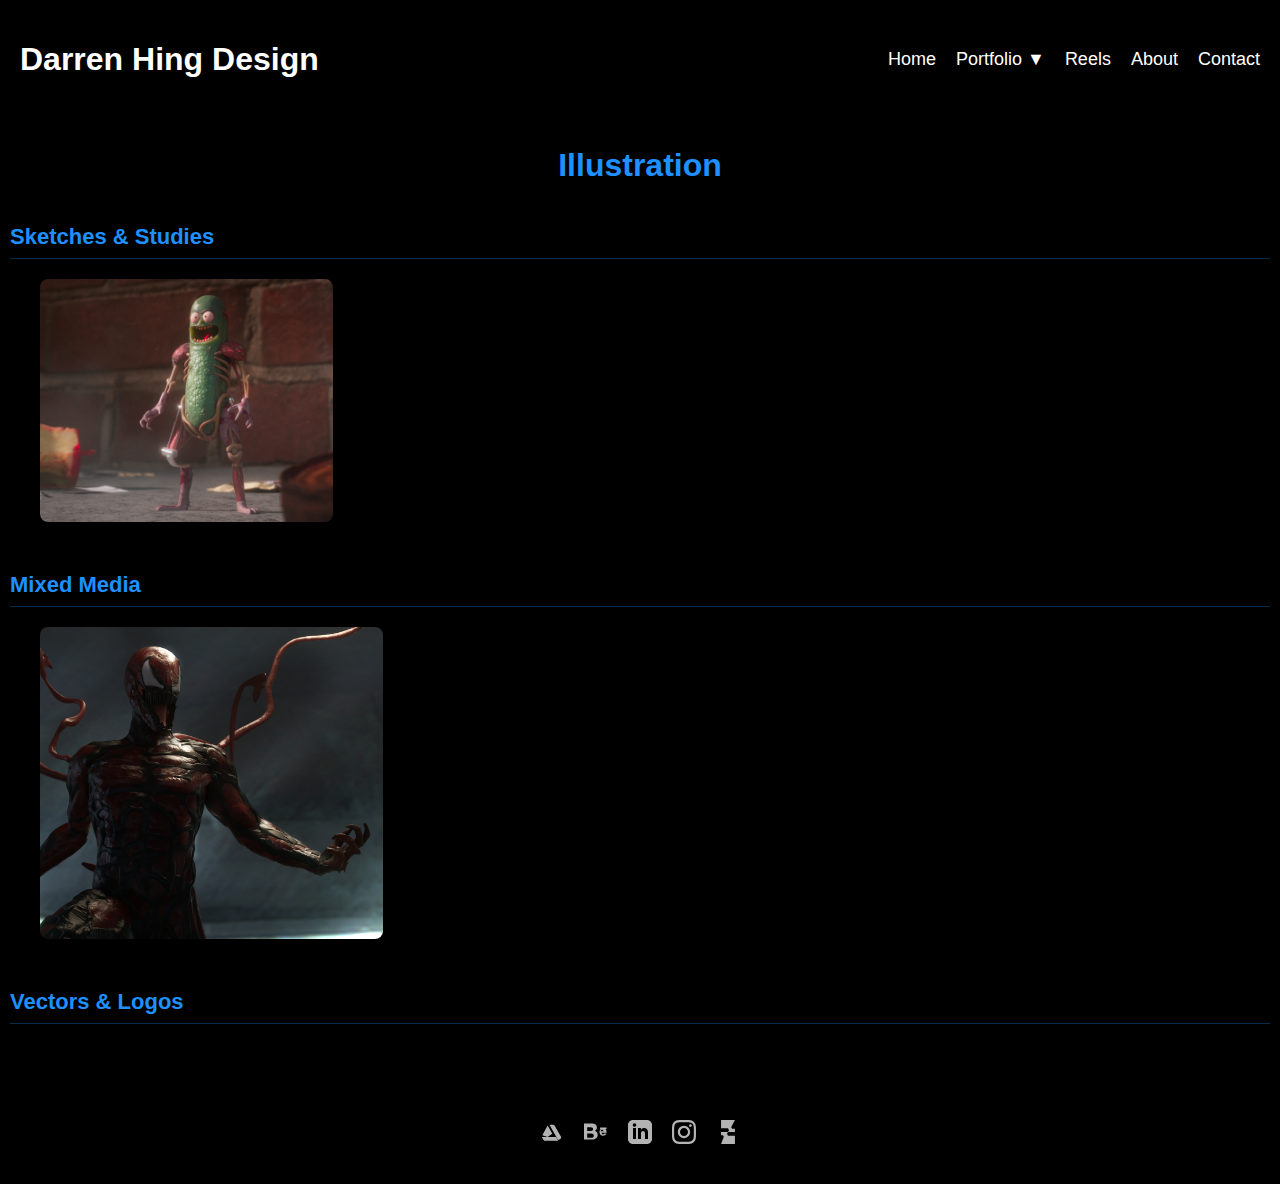
<file: portfolio/illustration.html>
<!DOCTYPE html>
<html lang="en">
<head>
    <meta charset="UTF-8">
    <meta name="viewport" content="width=device-width, initial-scale=1.0">
    <title>Illustration - Darren Hing Design</title>
    <link rel="stylesheet" href="/style.css">
    <style>
        .section-heading {
            color: #1e90ff;
            font-size: 22px;
            margin: 50px 0 20px;
            padding-bottom: 8px;
            border-bottom: 1px solid rgba(30, 144, 255, 0.3);
        }
        .section-heading:first-of-type {
            margin-top: 0;
        }
    </style>
</head>
<body>
    <div class="header">
        <h1><a href="/index.html" style="text-decoration:none;color:inherit;">Darren Hing Design</a></h1>
        <nav class="menu">
            <a href="/index.html">Home</a>
            <div class="dropdown">
                <a href="#">Portfolio ▼</a>
                <div class="dropdown-content">
                    <a href="/portfolio/3d.html">3D Work</a>
                    <a href="/portfolio/illustration.html">Illustration</a>
                    <a href="/portfolio/photography.html">Photography</a>
                    <a href="/portfolio/technical.html">Technical</a>
                </div>
            </div>
            <a href="/reels.html">Reels</a>
            <a href="/about.html">About</a>
            <a href="/contact.html">Contact</a>
        </nav>
    </div>

    <div class="portfolio-container">
        <h2 class="page-title">Illustration</h2>

        <!-- Section 1: Sketches & Studies -->
        <h3 class="section-heading">Sketches &amp; Studies</h3>
        <div class="gallery-grid">
            <div class="gallery-item" style="--span: 6; --ratio: 1.2;">
                <img src="/media/illustration/P_Rick01.jpg" alt="Rick — Character Study">
                <div class="overlay"><span class="caption">Rick — Character Study</span></div>
            </div>
            <!-- ADD: sketch images here -->
            <!-- ADD: sketch images here -->
            <!-- ADD: sketch images here -->
        </div>

        <!-- Section 2: Mixed Media -->
        <h3 class="section-heading">Mixed Media</h3>
        <div class="gallery-grid">
            <div class="gallery-item" style="--span: 7; --ratio: 1.1;">
                <img src="/media/illustration/Carnage01.jpg" alt="Carnage">
                <div class="overlay"><span class="caption">Carnage</span></div>
            </div>
            <!-- ADD: mixed media images here -->
            <!-- ADD: mixed media images here -->
        </div>

        <!-- Section 3: Vectors & Logos -->
        <h3 class="section-heading">Vectors &amp; Logos</h3>
        <div class="gallery-grid">
            <!-- ADD: vector/logo images here -->
            <!-- ADD: vector/logo images here -->
            <!-- ADD: vector/logo images here -->
        </div>
    </div>

    <footer class="footer">
        <div class="social-icons">
            <a href="https://www.artstation.com/darrenhing" target="_blank" class="social-icon" aria-label="ArtStation">
                <svg width="24" height="24" viewBox="0 0 24 24" fill="none" xmlns="http://www.w3.org/2000/svg">
                    <path d="M1.77 16.88l1.76 3.03c.33.59.95.96 1.63.96h12.97l-2.2-3.99H1.77zm19.38.05l-3.19-5.54-3.24-5.55c-.36-.62-1.02-1-1.73-1H9.43l5.95 10.41 2.15 3.9c.4.72 1.34.9 1.99.36l.87-.62c.42-.31.7-.79.76-1.32.03-.27 0-.54-.1-.8l.1.16zm-8.81-3.1L7.62 5.45 2.35 15.3l5.19 1.62 4.8-3.09z" fill="currentColor"/>
                </svg>
            </a>
            <a href="https://www.behance.net/Darren777" target="_blank" class="social-icon" aria-label="Behance">
                <svg width="24" height="24" viewBox="0 0 24 24" fill="none" xmlns="http://www.w3.org/2000/svg">
                    <path d="M0 4.505v15h7.613c4.108 0 6.088-2.09 6.088-4.837 0-2.028-1.057-3.344-2.651-4.023 1.153-.624 1.864-1.743 1.864-3.175 0-2.47-1.756-3.965-5.032-3.965H0zm3.19 2.64h3.594c1.557 0 2.323.681 2.323 1.973 0 1.292-.766 1.973-2.323 1.973H3.19V7.145zm0 6.356h4.027c1.724 0 2.556.795 2.556 2.153 0 1.358-.832 2.153-2.556 2.153H3.19v-4.306zM16.08 7.44h6.42v1.577h-6.42V7.44zm6.42 5.87c-.377 1.51-1.79 2.473-3.437 2.473-2.177 0-3.564-1.411-3.564-3.795 0-2.316 1.42-3.86 3.564-3.86 2.11 0 3.498 1.477 3.498 3.86v.661h-4.978c.083 1.063.795 1.675 1.48 1.675.617 0 1.112-.298 1.345-.849h2.092v-.165zM19.607 11.32c-.066-.964-.712-1.575-1.498-1.575-.828 0-1.464.594-1.53 1.575h3.028z" fill="currentColor"/>
                </svg>
            </a>
            <a href="https://za.linkedin.com/in/darren-hing-11743183" target="_blank" class="social-icon" aria-label="LinkedIn">
                <svg width="24" height="24" viewBox="0 0 24 24" fill="none" xmlns="http://www.w3.org/2000/svg">
                    <path d="M19 0h-14c-2.761 0-5 2.239-5 5v14c0 2.761 2.239 5 5 5h14c2.762 0 5-2.239 5-5v-14c0-2.761-2.238-5-5-5zm-11 19h-3v-11h3v11zm-1.5-12.268c-.966 0-1.75-.79-1.75-1.764s.784-1.764 1.75-1.764 1.75.79 1.75 1.764-.783 1.764-1.75 1.764zm13.5 12.268h-3v-5.604c0-3.368-4-3.113-4 0v5.604h-3v-11h3v1.765c1.396-2.586 7-2.777 7 2.476v6.759z" fill="currentColor"/>
                </svg>
            </a>
            <a href="https://www.instagram.com/darrenhingart/" target="_blank" class="social-icon" aria-label="Instagram">
                <svg width="24" height="24" viewBox="0 0 24 24" fill="none" xmlns="http://www.w3.org/2000/svg">
                    <path d="M12 2.163c3.204 0 3.584.012 4.85.07 3.252.148 4.771 1.691 4.919 4.919.058 1.265.069 1.645.069 4.849 0 3.205-.012 3.584-.069 4.849-.149 3.225-1.664 4.771-4.919 4.919-1.266.058-1.644.07-4.85.07-3.204 0-3.584-.012-4.849-.07-3.26-.149-4.771-1.699-4.919-4.92-.058-1.265-.07-1.644-.07-4.849 0-3.204.013-3.583.07-4.849.149-3.227 1.664-4.771 4.919-4.919 1.266-.057 1.645-.069 4.849-.069zm0-2.163c-3.259 0-3.667.014-4.947.072-4.358.2-6.78 2.618-6.98 6.98-.059 1.281-.073 1.689-.073 4.948 0 3.259.014 3.668.072 4.948.2 4.358 2.618 6.78 6.98 6.98 1.281.058 1.689.072 4.948.072 3.259 0 3.668-.014 4.948-.072 4.354-.2 6.782-2.618 6.979-6.98.059-1.28.073-1.689.073-4.948 0-3.259-.014-3.667-.072-4.947-.196-4.354-2.617-6.78-6.979-6.98-1.281-.059-1.69-.073-4.949-.073zm0 5.838c-3.403 0-6.162 2.759-6.162 6.162s2.759 6.163 6.162 6.163 6.162-2.759 6.162-6.163c0-3.403-2.759-6.162-6.162-6.162zm0 10.162c-2.209 0-4-1.79-4-4 0-2.209 1.791-4 4-4s4 1.791 4 4c0 2.21-1.791 4-4 4zm6.406-11.845c-.796 0-1.441.645-1.441 1.44s.645 1.44 1.441 1.44c.795 0 1.439-.645 1.439-1.44s-.644-1.44-1.439-1.44z" fill="currentColor"/>
                </svg>
            </a>
            <a href="https://soulbane77.deviantart.com/gallery/" target="_blank" class="social-icon" aria-label="DeviantArt">
                <svg width="24" height="24" viewBox="0 0 24 24" fill="none" xmlns="http://www.w3.org/2000/svg">
                    <path d="M18.941 0l-3.765 7.17.94 1.536H18.94V12h-6.94l-.987 1.805.987 1.83H18.94V24H5.059l2.765-7.17-.94-1.53H5.059V12h6.94l.987-1.805-.987-1.83H5.059V0z" fill="currentColor"/>
                </svg>
            </a>
        </div>
    </footer>

    <script src="/script.js"></script>
    <script>
        document.querySelectorAll('.gallery-item').forEach(item => {
            item.addEventListener('click', function() {
                const imgSrc = this.querySelector('img').src;
                const imgAlt = this.querySelector('img').alt;
                const modal = document.createElement('div');
                modal.style.cssText = 'position:fixed;top:0;left:0;width:100%;height:100%;background:rgba(0,0,0,0.9);display:flex;align-items:center;justify-content:center;z-index:2000;cursor:pointer;';
                const modalImg = document.createElement('img');
                modalImg.src = imgSrc;
                modalImg.alt = imgAlt;
                modalImg.style.cssText = 'max-width:90%;max-height:90%;object-fit:contain;';
                modal.appendChild(modalImg);
                document.body.appendChild(modal);
                modal.addEventListener('click', () => document.body.removeChild(modal));
            });
        });
    </script>
</body>
</html>
</file>
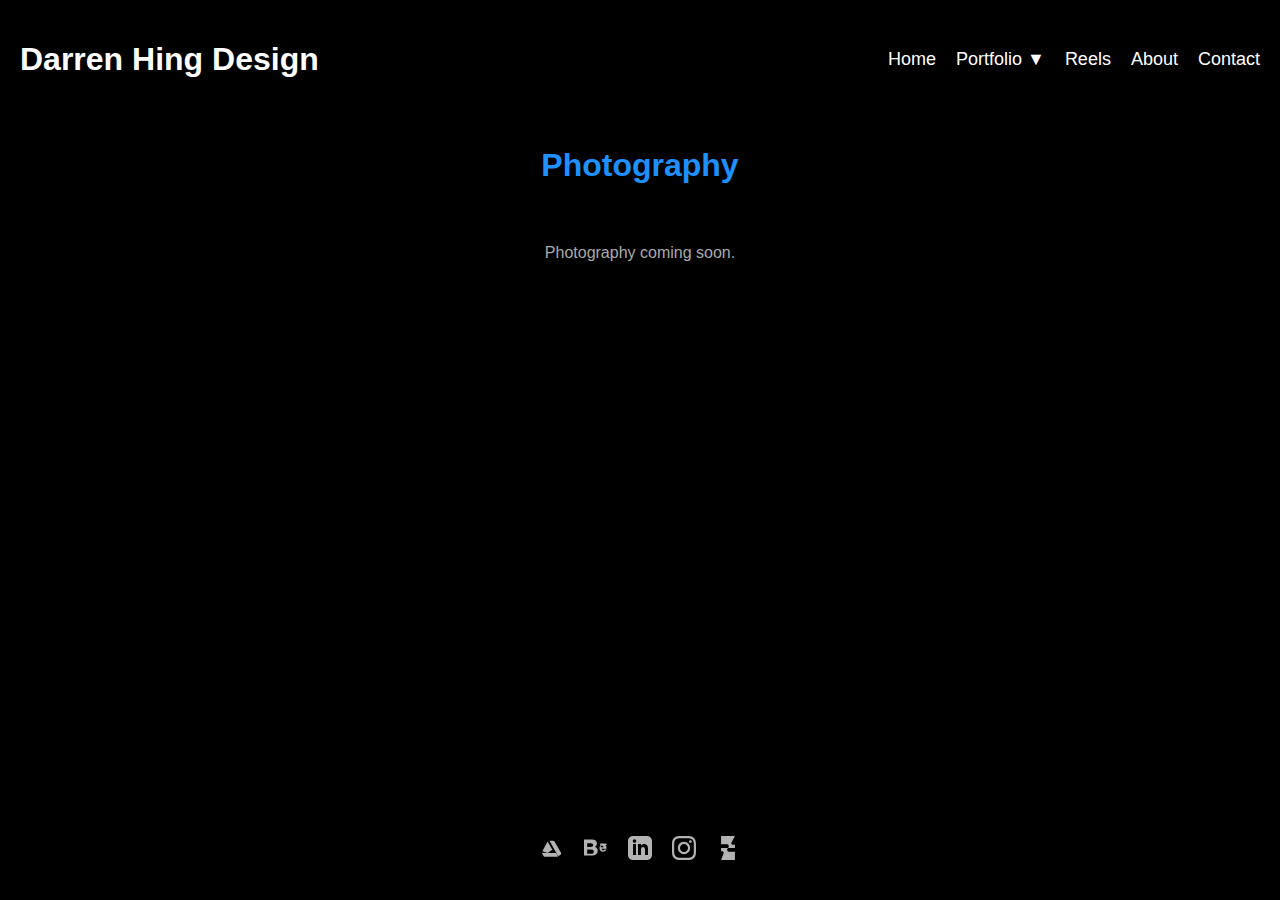
<file: portfolio/photography.html>
<!DOCTYPE html>
<html lang="en">
<head>
    <meta charset="UTF-8">
    <meta name="viewport" content="width=device-width, initial-scale=1.0">
    <title>Photography - Darren Hing Design</title>
    <link rel="stylesheet" href="/style.css">
</head>
<body>
    <div class="header">
        <h1><a href="/index.html" style="text-decoration:none;color:inherit;">Darren Hing Design</a></h1>
        <nav class="menu">
            <a href="/index.html">Home</a>
            <div class="dropdown">
                <a href="#">Portfolio ▼</a>
                <div class="dropdown-content">
                    <a href="/portfolio/3d.html">3D Work</a>
                    <a href="/portfolio/illustration.html">Illustration</a>
                    <a href="/portfolio/photography.html">Photography</a>
                    <a href="/portfolio/technical.html">Technical</a>
                </div>
            </div>
            <a href="/reels.html">Reels</a>
            <a href="/about.html">About</a>
            <a href="/contact.html">Contact</a>
        </nav>
    </div>

    <div class="portfolio-container">
        <h2 class="page-title">Photography</h2>
        <p style="color:#aaa;text-align:center;margin-top:60px;">Photography coming soon.</p>
    </div>

    <footer class="footer">
        <div class="social-icons">
            <a href="https://www.artstation.com/darrenhing" target="_blank" class="social-icon" aria-label="ArtStation">
                <svg width="24" height="24" viewBox="0 0 24 24" fill="none" xmlns="http://www.w3.org/2000/svg">
                    <path d="M1.77 16.88l1.76 3.03c.33.59.95.96 1.63.96h12.97l-2.2-3.99H1.77zm19.38.05l-3.19-5.54-3.24-5.55c-.36-.62-1.02-1-1.73-1H9.43l5.95 10.41 2.15 3.9c.4.72 1.34.9 1.99.36l.87-.62c.42-.31.7-.79.76-1.32.03-.27 0-.54-.1-.8l.1.16zm-8.81-3.1L7.62 5.45 2.35 15.3l5.19 1.62 4.8-3.09z" fill="currentColor"/>
                </svg>
            </a>
            <a href="https://www.behance.net/Darren777" target="_blank" class="social-icon" aria-label="Behance">
                <svg width="24" height="24" viewBox="0 0 24 24" fill="none" xmlns="http://www.w3.org/2000/svg">
                    <path d="M0 4.505v15h7.613c4.108 0 6.088-2.09 6.088-4.837 0-2.028-1.057-3.344-2.651-4.023 1.153-.624 1.864-1.743 1.864-3.175 0-2.47-1.756-3.965-5.032-3.965H0zm3.19 2.64h3.594c1.557 0 2.323.681 2.323 1.973 0 1.292-.766 1.973-2.323 1.973H3.19V7.145zm0 6.356h4.027c1.724 0 2.556.795 2.556 2.153 0 1.358-.832 2.153-2.556 2.153H3.19v-4.306zM16.08 7.44h6.42v1.577h-6.42V7.44zm6.42 5.87c-.377 1.51-1.79 2.473-3.437 2.473-2.177 0-3.564-1.411-3.564-3.795 0-2.316 1.42-3.86 3.564-3.86 2.11 0 3.498 1.477 3.498 3.86v.661h-4.978c.083 1.063.795 1.675 1.48 1.675.617 0 1.112-.298 1.345-.849h2.092v-.165zM19.607 11.32c-.066-.964-.712-1.575-1.498-1.575-.828 0-1.464.594-1.53 1.575h3.028z" fill="currentColor"/>
                </svg>
            </a>
            <a href="https://za.linkedin.com/in/darren-hing-11743183" target="_blank" class="social-icon" aria-label="LinkedIn">
                <svg width="24" height="24" viewBox="0 0 24 24" fill="none" xmlns="http://www.w3.org/2000/svg">
                    <path d="M19 0h-14c-2.761 0-5 2.239-5 5v14c0 2.761 2.239 5 5 5h14c2.762 0 5-2.239 5-5v-14c0-2.761-2.238-5-5-5zm-11 19h-3v-11h3v11zm-1.5-12.268c-.966 0-1.75-.79-1.75-1.764s.784-1.764 1.75-1.764 1.75.79 1.75 1.764-.783 1.764-1.75 1.764zm13.5 12.268h-3v-5.604c0-3.368-4-3.113-4 0v5.604h-3v-11h3v1.765c1.396-2.586 7-2.777 7 2.476v6.759z" fill="currentColor"/>
                </svg>
            </a>
            <a href="https://www.instagram.com/darrenhingart/" target="_blank" class="social-icon" aria-label="Instagram">
                <svg width="24" height="24" viewBox="0 0 24 24" fill="none" xmlns="http://www.w3.org/2000/svg">
                    <path d="M12 2.163c3.204 0 3.584.012 4.85.07 3.252.148 4.771 1.691 4.919 4.919.058 1.265.069 1.645.069 4.849 0 3.205-.012 3.584-.069 4.849-.149 3.225-1.664 4.771-4.919 4.919-1.266.058-1.644.07-4.85.07-3.204 0-3.584-.012-4.849-.07-3.26-.149-4.771-1.699-4.919-4.92-.058-1.265-.07-1.644-.07-4.849 0-3.204.013-3.583.07-4.849.149-3.227 1.664-4.771 4.919-4.919 1.266-.057 1.645-.069 4.849-.069zm0-2.163c-3.259 0-3.667.014-4.947.072-4.358.2-6.78 2.618-6.98 6.98-.059 1.281-.073 1.689-.073 4.948 0 3.259.014 3.668.072 4.948.2 4.358 2.618 6.78 6.98 6.98 1.281.058 1.689.072 4.948.072 3.259 0 3.668-.014 4.948-.072 4.354-.2 6.782-2.618 6.979-6.98.059-1.28.073-1.689.073-4.948 0-3.259-.014-3.667-.072-4.947-.196-4.354-2.617-6.78-6.979-6.98-1.281-.059-1.69-.073-4.949-.073zm0 5.838c-3.403 0-6.162 2.759-6.162 6.162s2.759 6.163 6.162 6.163 6.162-2.759 6.162-6.163c0-3.403-2.759-6.162-6.162-6.162zm0 10.162c-2.209 0-4-1.79-4-4 0-2.209 1.791-4 4-4s4 1.791 4 4c0 2.21-1.791 4-4 4zm6.406-11.845c-.796 0-1.441.645-1.441 1.44s.645 1.44 1.441 1.44c.795 0 1.439-.645 1.439-1.44s-.644-1.44-1.439-1.44z" fill="currentColor"/>
                </svg>
            </a>
            <a href="https://soulbane77.deviantart.com/gallery/" target="_blank" class="social-icon" aria-label="DeviantArt">
                <svg width="24" height="24" viewBox="0 0 24 24" fill="none" xmlns="http://www.w3.org/2000/svg">
                    <path d="M18.941 0l-3.765 7.17.94 1.536H18.94V12h-6.94l-.987 1.805.987 1.83H18.94V24H5.059l2.765-7.17-.94-1.53H5.059V12h6.94l.987-1.805-.987-1.83H5.059V0z" fill="currentColor"/>
                </svg>
            </a>
        </div>
    </footer>

    <script src="/script.js"></script>
</body>
</html>
</file>
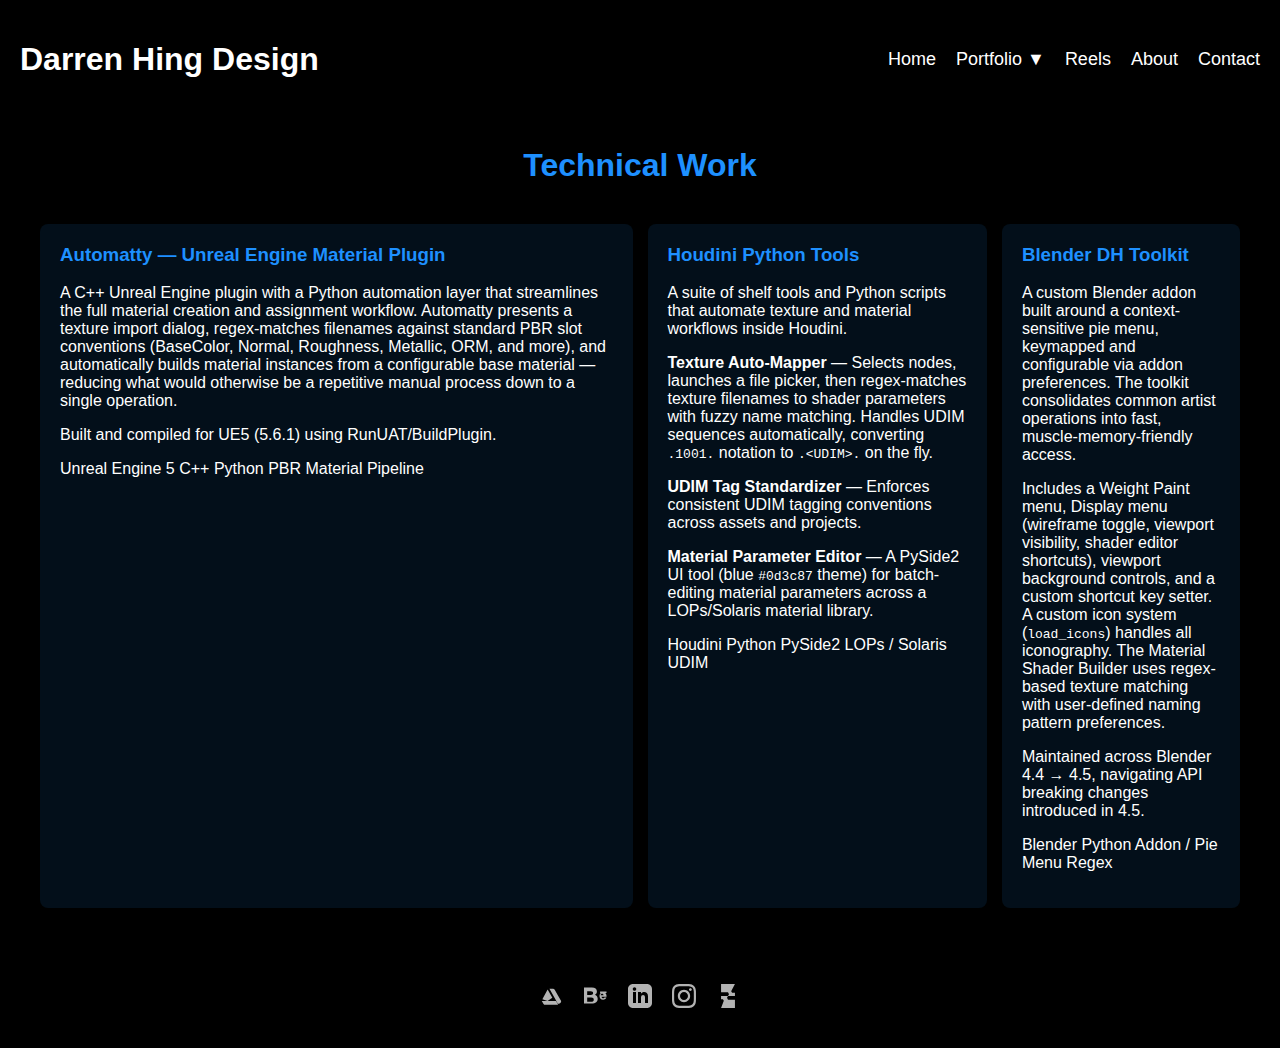
<file: portfolio/technical.html>
<!DOCTYPE html>
<html lang="en">
<head>
    <meta charset="UTF-8">
    <meta name="viewport" content="width=device-width, initial-scale=1.0">
    <title>Technical Work - Darren Hing Design</title>
    <link rel="stylesheet" href="/style.css">
</head>
<body>
    <div class="header">
        <h1><a href="/index.html" style="text-decoration:none;color:inherit;">Darren Hing Design</a></h1>
        <nav class="menu">
            <a href="/index.html">Home</a>
            <div class="dropdown">
                <a href="#">Portfolio ▼</a>
                <div class="dropdown-content">
                    <a href="/portfolio/3d.html">3D Work</a>
                    <a href="/portfolio/illustration.html">Illustration</a>
                    <a href="/portfolio/photography.html">Photography</a>
                    <a href="/portfolio/technical.html">Technical</a>
                </div>
            </div>
            <a href="/reels.html">Reels</a>
            <a href="/about.html">About</a>
            <a href="/contact.html">Contact</a>
        </nav>
    </div>

    <div class="portfolio-container">
        <h2 class="page-title">Technical Work</h2>

        <div class="technical-grid">

            <!-- Automatty -->
            <div class="technical-item" style="--span: 12;">
                <div class="technical-content">
                    <h3>Automatty &mdash; Unreal Engine Material Plugin</h3>
                    <p>A C++ Unreal Engine plugin with a Python automation layer that streamlines the full material creation and assignment workflow. Automatty presents a texture import dialog, regex-matches filenames against standard PBR slot conventions (BaseColor, Normal, Roughness, Metallic, ORM, and more), and automatically builds material instances from a configurable base material &mdash; reducing what would otherwise be a repetitive manual process down to a single operation.</p>
                    <p>Built and compiled for UE5 (5.6.1) using RunUAT/BuildPlugin.</p>
                    <p class="tech-tags">
                        <span class="tech-tag">Unreal Engine 5</span>
                        <span class="tech-tag">C++</span>
                        <span class="tech-tag">Python</span>
                        <span class="tech-tag">PBR</span>
                        <span class="tech-tag">Material Pipeline</span>
                    </p>
                </div>
            </div>

            <!-- Houdini Tools -->
            <div class="technical-item" style="--span: 7;">
                <div class="technical-content">
                    <h3>Houdini Python Tools</h3>
                    <p>A suite of shelf tools and Python scripts that automate texture and material workflows inside Houdini.</p>
                    <p><strong>Texture Auto-Mapper</strong> &mdash; Selects nodes, launches a file picker, then regex-matches texture filenames to shader parameters with fuzzy name matching. Handles UDIM sequences automatically, converting <code>.1001.</code> notation to <code>.&lt;UDIM&gt;.</code> on the fly.</p>
                    <p><strong>UDIM Tag Standardizer</strong> &mdash; Enforces consistent UDIM tagging conventions across assets and projects.</p>
                    <p><strong>Material Parameter Editor</strong> &mdash; A PySide2 UI tool (blue <code>#0d3c87</code> theme) for batch-editing material parameters across a LOPs/Solaris material library.</p>
                    <p class="tech-tags">
                        <span class="tech-tag">Houdini</span>
                        <span class="tech-tag">Python</span>
                        <span class="tech-tag">PySide2</span>
                        <span class="tech-tag">LOPs / Solaris</span>
                        <span class="tech-tag">UDIM</span>
                    </p>
                </div>
            </div>

            <!-- Blender DH Toolkit -->
            <div class="technical-item" style="--span: 5;">
                <div class="technical-content">
                    <h3>Blender DH Toolkit</h3>
                    <p>A custom Blender addon built around a context-sensitive pie menu, keymapped and configurable via addon preferences. The toolkit consolidates common artist operations into fast, muscle-memory-friendly access.</p>
                    <p>Includes a Weight Paint menu, Display menu (wireframe toggle, viewport visibility, shader editor shortcuts), viewport background controls, and a custom shortcut key setter. A custom icon system (<code>load_icons</code>) handles all iconography. The Material Shader Builder uses regex-based texture matching with user-defined naming pattern preferences.</p>
                    <p>Maintained across Blender 4.4 &rarr; 4.5, navigating API breaking changes introduced in 4.5.</p>
                    <p class="tech-tags">
                        <span class="tech-tag">Blender</span>
                        <span class="tech-tag">Python</span>
                        <span class="tech-tag">Addon / Pie Menu</span>
                        <span class="tech-tag">Regex</span>
                    </p>
                </div>
            </div>

        </div>
    </div>

    <footer class="footer">
        <div class="social-icons">
            <a href="https://www.artstation.com/darrenhing" target="_blank" class="social-icon" aria-label="ArtStation">
                <svg width="24" height="24" viewBox="0 0 24 24" fill="none" xmlns="http://www.w3.org/2000/svg">
                    <path d="M1.77 16.88l1.76 3.03c.33.59.95.96 1.63.96h12.97l-2.2-3.99H1.77zm19.38.05l-3.19-5.54-3.24-5.55c-.36-.62-1.02-1-1.73-1H9.43l5.95 10.41 2.15 3.9c.4.72 1.34.9 1.99.36l.87-.62c.42-.31.7-.79.76-1.32.03-.27 0-.54-.1-.8l.1.16zm-8.81-3.1L7.62 5.45 2.35 15.3l5.19 1.62 4.8-3.09z" fill="currentColor"/>
                </svg>
            </a>
            <a href="https://www.behance.net/Darren777" target="_blank" class="social-icon" aria-label="Behance">
                <svg width="24" height="24" viewBox="0 0 24 24" fill="none" xmlns="http://www.w3.org/2000/svg">
                    <path d="M0 4.505v15h7.613c4.108 0 6.088-2.09 6.088-4.837 0-2.028-1.057-3.344-2.651-4.023 1.153-.624 1.864-1.743 1.864-3.175 0-2.47-1.756-3.965-5.032-3.965H0zm3.19 2.64h3.594c1.557 0 2.323.681 2.323 1.973 0 1.292-.766 1.973-2.323 1.973H3.19V7.145zm0 6.356h4.027c1.724 0 2.556.795 2.556 2.153 0 1.358-.832 2.153-2.556 2.153H3.19v-4.306zM16.08 7.44h6.42v1.577h-6.42V7.44zm6.42 5.87c-.377 1.51-1.79 2.473-3.437 2.473-2.177 0-3.564-1.411-3.564-3.795 0-2.316 1.42-3.86 3.564-3.86 2.11 0 3.498 1.477 3.498 3.86v.661h-4.978c.083 1.063.795 1.675 1.48 1.675.617 0 1.112-.298 1.345-.849h2.092v-.165zM19.607 11.32c-.066-.964-.712-1.575-1.498-1.575-.828 0-1.464.594-1.53 1.575h3.028z" fill="currentColor"/>
                </svg>
            </a>
            <a href="https://za.linkedin.com/in/darren-hing-11743183" target="_blank" class="social-icon" aria-label="LinkedIn">
                <svg width="24" height="24" viewBox="0 0 24 24" fill="none" xmlns="http://www.w3.org/2000/svg">
                    <path d="M19 0h-14c-2.761 0-5 2.239-5 5v14c0 2.761 2.239 5 5 5h14c2.762 0 5-2.239 5-5v-14c0-2.761-2.238-5-5-5zm-11 19h-3v-11h3v11zm-1.5-12.268c-.966 0-1.75-.79-1.75-1.764s.784-1.764 1.75-1.764 1.75.79 1.75 1.764-.783 1.764-1.75 1.764zm13.5 12.268h-3v-5.604c0-3.368-4-3.113-4 0v5.604h-3v-11h3v1.765c1.396-2.586 7-2.777 7 2.476v6.759z" fill="currentColor"/>
                </svg>
            </a>
            <a href="https://www.instagram.com/darrenhingart/" target="_blank" class="social-icon" aria-label="Instagram">
                <svg width="24" height="24" viewBox="0 0 24 24" fill="none" xmlns="http://www.w3.org/2000/svg">
                    <path d="M12 2.163c3.204 0 3.584.012 4.85.07 3.252.148 4.771 1.691 4.919 4.919.058 1.265.069 1.645.069 4.849 0 3.205-.012 3.584-.069 4.849-.149 3.225-1.664 4.771-4.919 4.919-1.266.058-1.644.07-4.85.07-3.204 0-3.584-.012-4.849-.07-3.26-.149-4.771-1.699-4.919-4.92-.058-1.265-.07-1.644-.07-4.849 0-3.204.013-3.583.07-4.849.149-3.227 1.664-4.771 4.919-4.919 1.266-.057 1.645-.069 4.849-.069zm0-2.163c-3.259 0-3.667.014-4.947.072-4.358.2-6.78 2.618-6.98 6.98-.059 1.281-.073 1.689-.073 4.948 0 3.259.014 3.668.072 4.948.2 4.358 2.618 6.78 6.98 6.98 1.281.058 1.689.072 4.948.072 3.259 0 3.668-.014 4.948-.072 4.354-.2 6.782-2.618 6.979-6.98.059-1.28.073-1.689.073-4.948 0-3.259-.014-3.667-.072-4.947-.196-4.354-2.617-6.78-6.979-6.98-1.281-.059-1.69-.073-4.949-.073zm0 5.838c-3.403 0-6.162 2.759-6.162 6.162s2.759 6.163 6.162 6.163 6.162-2.759 6.162-6.163c0-3.403-2.759-6.162-6.162-6.162zm0 10.162c-2.209 0-4-1.79-4-4 0-2.209 1.791-4 4-4s4 1.791 4 4c0 2.21-1.791 4-4 4zm6.406-11.845c-.796 0-1.441.645-1.441 1.44s.645 1.44 1.441 1.44c.795 0 1.439-.645 1.439-1.44s-.644-1.44-1.439-1.44z" fill="currentColor"/>
                </svg>
            </a>
            <a href="https://soulbane77.deviantart.com/gallery/" target="_blank" class="social-icon" aria-label="DeviantArt">
                <svg width="24" height="24" viewBox="0 0 24 24" fill="none" xmlns="http://www.w3.org/2000/svg">
                    <path d="M18.941 0l-3.765 7.17.94 1.536H18.94V12h-6.94l-.987 1.805.987 1.83H18.94V24H5.059l2.765-7.17-.94-1.53H5.059V12h6.94l.987-1.805-.987-1.83H5.059V0z" fill="currentColor"/>
                </svg>
            </a>
        </div>
    </footer>

    <script src="/script.js"></script>
</body>
</html>
</file>
<file: style.css>
/* Base styles */
body {
    background-color: black;
    color: white;
    margin: 0;
    font-family: Arial, sans-serif;
    display: flex;
    flex-direction: column;
    min-height: 100vh;
    overflow-x: hidden;
    cursor: default;
    border: none;
}

/* Override to ensure no borders anywhere */
.container, .gallery-container, .node, .line {
    border-color: transparent;
    outline: none;
    box-shadow: none;
}

/* Header */
.header {
    display: flex;
    justify-content: space-between;
    align-items: center;
    padding: 20px;
    background: black;
    position: fixed;
    width: 100%;
    top: 0;
    z-index: 1000;
    box-sizing: border-box;
}

/* Navigation */
.menu {
    display: flex;
    gap: 20px;
    flex-wrap: wrap;
}

.menu a {
    color: white;
    text-decoration: none;
    font-size: 18px;
    white-space: nowrap;
}

.dropdown {
    position: relative;
    display: inline-block;
}

.dropdown-content {
    display: none;
    position: absolute;
    background-color: black;
    min-width: 160px;
    box-shadow: 0px 8px 16px rgba(0, 0, 0, 0.2);
    z-index: 1;
}

.dropdown:hover .dropdown-content {
    display: block;
}

.dropdown-content a {
    color: white;
    padding: 12px 16px;
    display: block;
    text-decoration: none;
}

/* Container - Full height */
.container {
    display: flex;
    justify-content: space-between;
    margin-top: 80px; /* Space for fixed header */
    padding: 0 20px 20px; 
    box-sizing: border-box;
    min-height: calc(100vh - 80px - 60px); /* Minimum height after header, accounting for footer */
}

/* Bio Section */
.bio {
    width: 25%; /* Reduced to give gallery more space */
    padding: 20px;
    color: #1e90ff;
    box-sizing: border-box;
}

.bio a {
    color: orange;
}

/* Homepage Gallery - Full height */
.gallery-container {
    flex: 1;
    position: relative;
    overflow: visible;
    user-select: none;
    border: 1px solid rgba(255, 255, 255, 0.1);
    box-sizing: border-box;
    min-height: calc(100vh - 80px - 60px);
}

/* Connections */
.line {
    position: absolute;
    height: 3px; /* Thicker line */
    background: linear-gradient(to right, rgba(255, 255, 255, 0.9), rgba(30, 144, 255, 0.9)); /* More visible gradient */
    transform-origin: top left;
    z-index: 0;
    transition: opacity 0.3s ease, height 0.3s ease, background 0.3s ease;
    border: none !important;
    box-shadow: none !important;
    outline: none !important;
}

/* Circles */
.node {
    position: absolute;
    width: 154px; /* 10% larger than original */
    height: 154px; /* 10% larger than original */
    background: rgba(255, 255, 255, 0.2);
    border: 3px solid white;
    border-radius: 50%;
    transition: transform 0.3s ease, border-color 0.3s ease;
    cursor: pointer;
    z-index: 1;
    box-sizing: border-box;
    display: flex;
    justify-content: center;
    align-items: center;
    overflow: hidden;
}

.node:hover, .node.active {
    transform: scale(1.15);
    border-color: #1e90ff;
    border-width: 4px;
    z-index: 3;
    box-shadow: 0 0 20px rgba(30, 144, 255, 0.5);
}

.node.connected {
    border-color: #1e90ff;
    border-width: 4px;
    z-index: 2;
}

/* Images Inside Circles */
.node img {
    width: 100%;
    height: 100%;
    object-fit: cover;
    border-radius: 50%;
    display: block;
}

/* Show class for dropdown menu */
.dropdown-content.show {
    display: block;
}

/* Footer */
.footer {
    background-color: rgba(0, 0, 0, 0.5);
    padding: 20px;
    text-align: center;
    margin-top: auto;
    height: 60px;
    display: flex;
    align-items: center;
    justify-content: center;
}

.social-icons {
    display: flex;
    gap: 20px;
    justify-content: center;
}

.social-icon {
    color: white;
    opacity: 0.7;
    transition: opacity 0.3s, transform 0.3s;
}

.social-icon:hover {
    opacity: 1;
    transform: translateY(-3px);
}

/* Portfolio Pages Styles */
.portfolio-container {
    margin-top: 120px;
    padding: 0 10px 40px;
    width: calc(100% - 20px);
    margin-left: auto;
    margin-right: auto;
}

.page-title {
    color: #1e90ff;
    font-size: 32px;
    margin-bottom: 40px;
    text-align: center;
}

/* Gallery Grid for Portfolio Pages with Randomized Sizes */
.gallery-grid {
    display: grid;
    grid-template-columns: repeat(24, 1fr);
    gap: 10px;
    max-width: 1200px;
    margin: 0 auto;
}

.gallery-item {
    position: relative;
    overflow: hidden;
    border-radius: 8px;
    transition: transform 0.3s ease;
    cursor: pointer;
    grid-column: span var(--span, 6); /* Default span 6 columns out of 24 total (scaled down from 12) */
    aspect-ratio: var(--ratio, 1); /* Default 1:1 ratio, will be randomized */
}

.gallery-item img {
    width: 100%;
    height: 100%;
    object-fit: cover;
    display: block;
    transition: transform 0.3s ease;
}

.gallery-item:hover img {
    transform: scale(1.05);
}

.gallery-item .overlay {
    position: absolute;
    bottom: 0;
    left: 0;
    right: 0;
    background: rgba(0, 0, 0, 0.7);
    overflow: hidden;
    width: 100%;
    height: 0;
    transition: .5s ease;
}

.gallery-item:hover .overlay {
    height: 30%;
}

.gallery-item .caption {
    color: white;
    font-size: 18px;
    position: absolute;
    top: 50%;
    left: 50%;
    transform: translate(-50%, -50%);
    text-align: center;
    width: 100%;
}

/* Technical page styles */
.technical-grid {
    display: grid;
    grid-template-columns: repeat(24, 1fr);
    gap: 15px;
    max-width: 1200px;
    margin: 0 auto;
}

.technical-item {
    display: flex;
    flex-direction: column;
    background: rgba(30, 144, 255, 0.1);
    border-radius: 8px;
    overflow: hidden;
    transition: transform 0.3s ease;
    grid-column: span var(--span, 12); /* Default span 12 columns out of 24, will be randomized */
}

.technical-item:hover {
    transform: translateY(-5px);
}

.technical-item img {
    width: 100%;
    height: 250px;
    object-fit: cover;
}

.technical-content {
    padding: 20px;
}

.technical-content h3 {
    color: #1e90ff;
    margin-top: 0;
}

/* Reels page styles */
.video-container {
    display: grid;
    grid-template-columns: 1fr;
    gap: 40px;
}

.video-item {
    margin-bottom: 40px;
}

.video-item h3 {
    color: #1e90ff;
    margin-bottom: 20px;
}

.video-frame {
    width: 100%;
    aspect-ratio: 16 / 9;
    background: #111;
    margin-bottom: 20px;
}

.video-description {
    color: #ccc;
    line-height: 1.6;
}

/* Blog page styles */
.blog-container {
    display: grid;
    grid-template-columns: 1fr;
    gap: 40px;
    max-width: 800px;
    margin: 0 auto;
}

.blog-post {
    background: rgba(30, 144, 255, 0.05);
    border-radius: 8px;
    padding: 30px;
    margin-bottom: 30px;
}

.blog-post h3 {
    color: #1e90ff;
    margin-top: 0;
}

.blog-date {
    color: #aaa;
    font-style: italic;
    margin-bottom: 20px;
    display: block;
}

.blog-content {
    line-height: 1.8;
}

/* Contact page styles */
.contact-container {
    display: grid;
    grid-template-columns: 1fr 1fr;
    gap: 40px;
    max-width: 1000px;
    margin: 0 auto;
}

.contact-info {
    line-height: 1.8;
}

.contact-info h3 {
    color: #1e90ff;
}

.contact-form {
    background: rgba(30, 144, 255, 0.05);
    padding: 30px;
    border-radius: 8px;
}

.form-group {
    margin-bottom: 20px;
}

.form-group label {
    display: block;
    margin-bottom: 8px;
    color: #1e90ff;
}

.form-group input,
.form-group textarea {
    width: 100%;
    padding: 10px;
    background: rgba(255, 255, 255, 0.1);
    border: 1px solid rgba(255, 255, 255, 0.2);
    border-radius: 4px;
    color: white;
    font-family: inherit;
}

.form-group textarea {
    min-height: 150px;
    resize: vertical;
}

button[type="submit"] {
    background: #1e90ff;
    color: white;
    border: none;
    padding: 12px 24px;
    border-radius: 4px;
    cursor: pointer;
    font-size: 16px;
    transition: background 0.3s ease;
}

button[type="submit"]:hover {
    background: #0078e7;
}

/* Responsive styles */
@media (max-width: 1024px) {
    .gallery-grid {
        grid-template-columns: repeat(12, 1fr);
    }
    
    .technical-grid {
        grid-template-columns: repeat(12, 1fr);
    }
    
    .contact-container {
        grid-template-columns: 1fr;
    }
    
    /* Adjust spans for smaller screens */
    .gallery-item[style*="--span"] {
        grid-column: span var(--mobile-span, calc(var(--span, 12) / 2)) !important;
    }
    
    .technical-item[style*="--span"] {
        grid-column: span var(--mobile-span, calc(var(--span, 12) / 2)) !important;
    }
}

@media (max-width: 768px) {
    .container {
        flex-direction: column;
        min-height: auto;
        height: auto;
    }
    
    .bio {
        position: relative;
        width: 100%;
        padding: 20px;
        height: auto;
    }
    
    .gallery-container {
        position: relative;
        width: 100%;
        height: 100vh; /* Full viewport height for mobile */
        margin-top: 20px;
    }
    
    .node {
        width: 150px; /* Smaller on mobile but still larger than original */
        height: 150px;
    }
    
    .gallery-grid {
        grid-template-columns: repeat(6, 1fr);
    }
    
    .technical-grid {
        grid-template-columns: repeat(6, 1fr);
    }
    
    .header {
        flex-direction: column;
        padding: 10px;
    }
    
    .header h1 {
        margin-bottom: 10px;
    }
    
    .portfolio-container {
        margin-top: 150px;
        padding: 0 10px 20px;
    }
    
    /* Full width items on mobile */
    .gallery-item, .technical-item {
        grid-column: span 6 !important;
    }
}

@media (max-width: 480px) {
    .gallery-grid, .technical-grid {
        grid-template-columns: repeat(4, 1fr);
    }
    
    .gallery-item, .technical-item {
        grid-column: span 4 !important;
    }
}
</file>
